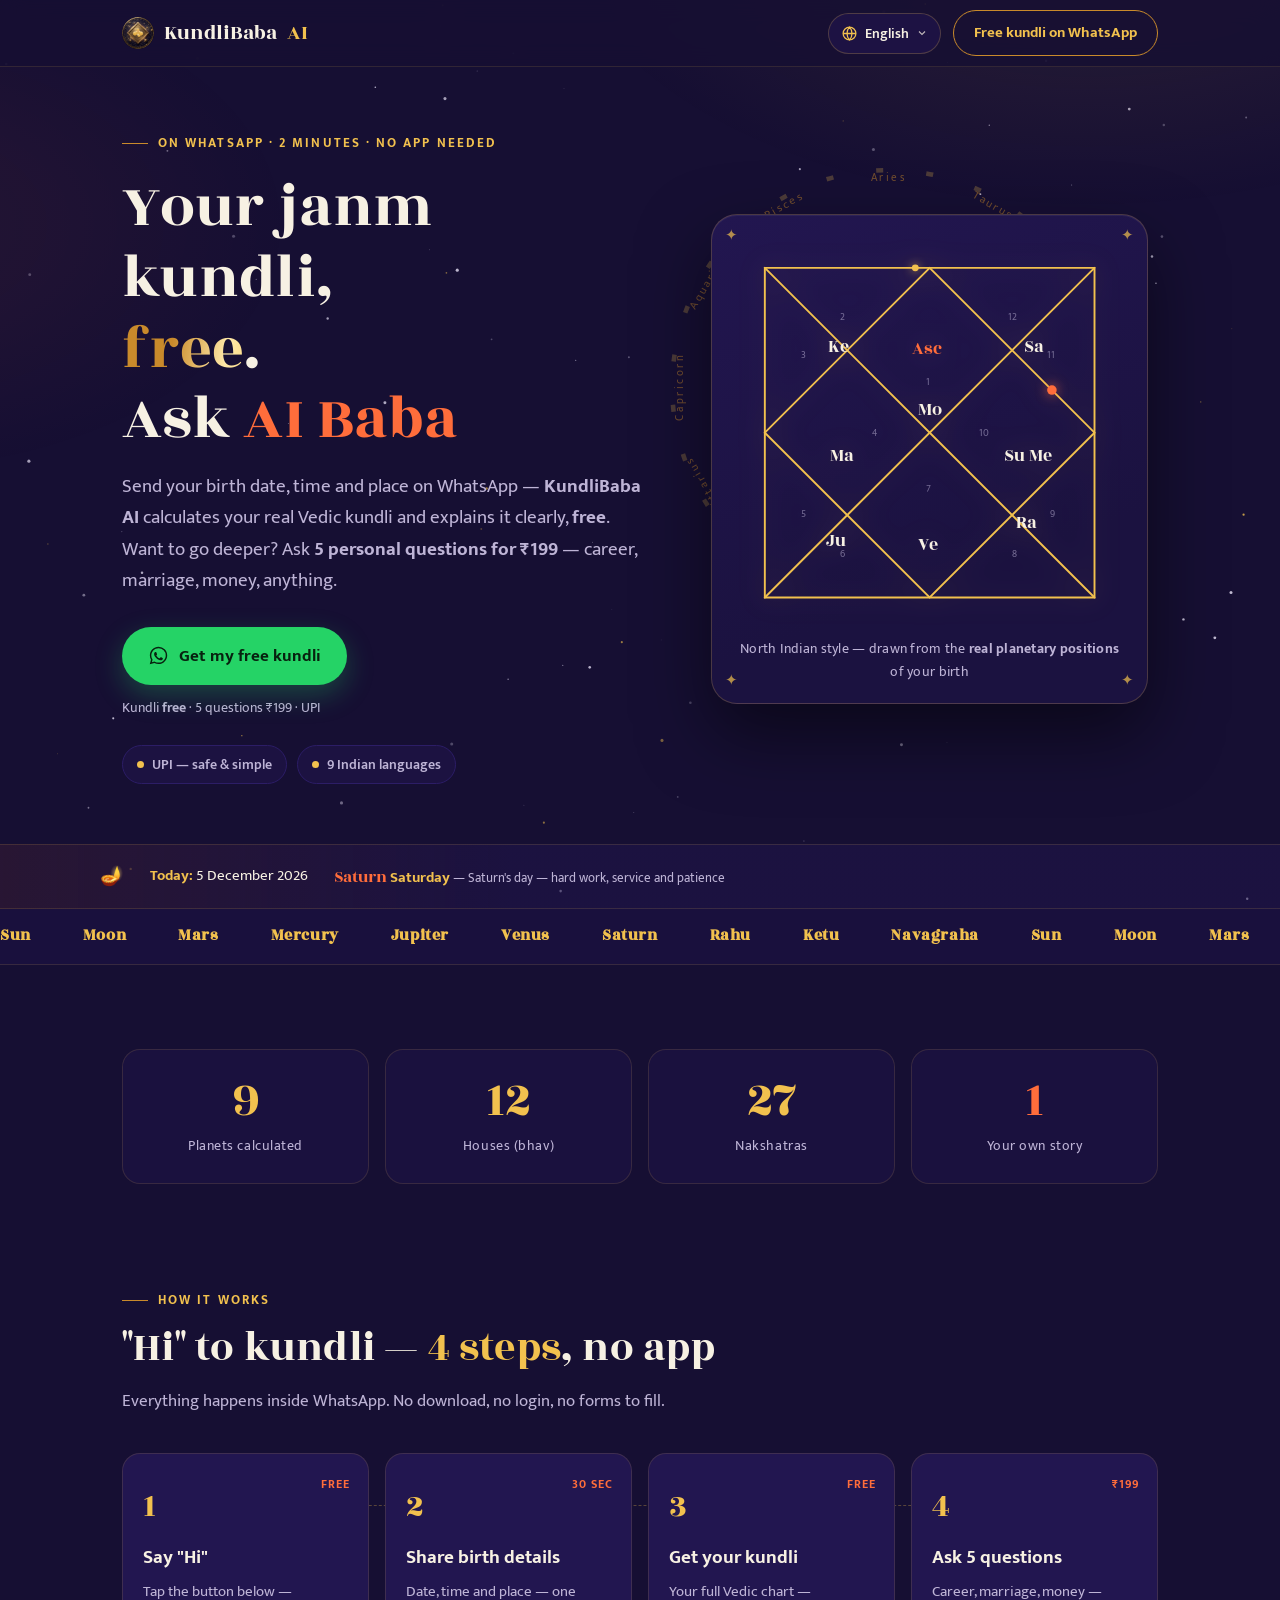
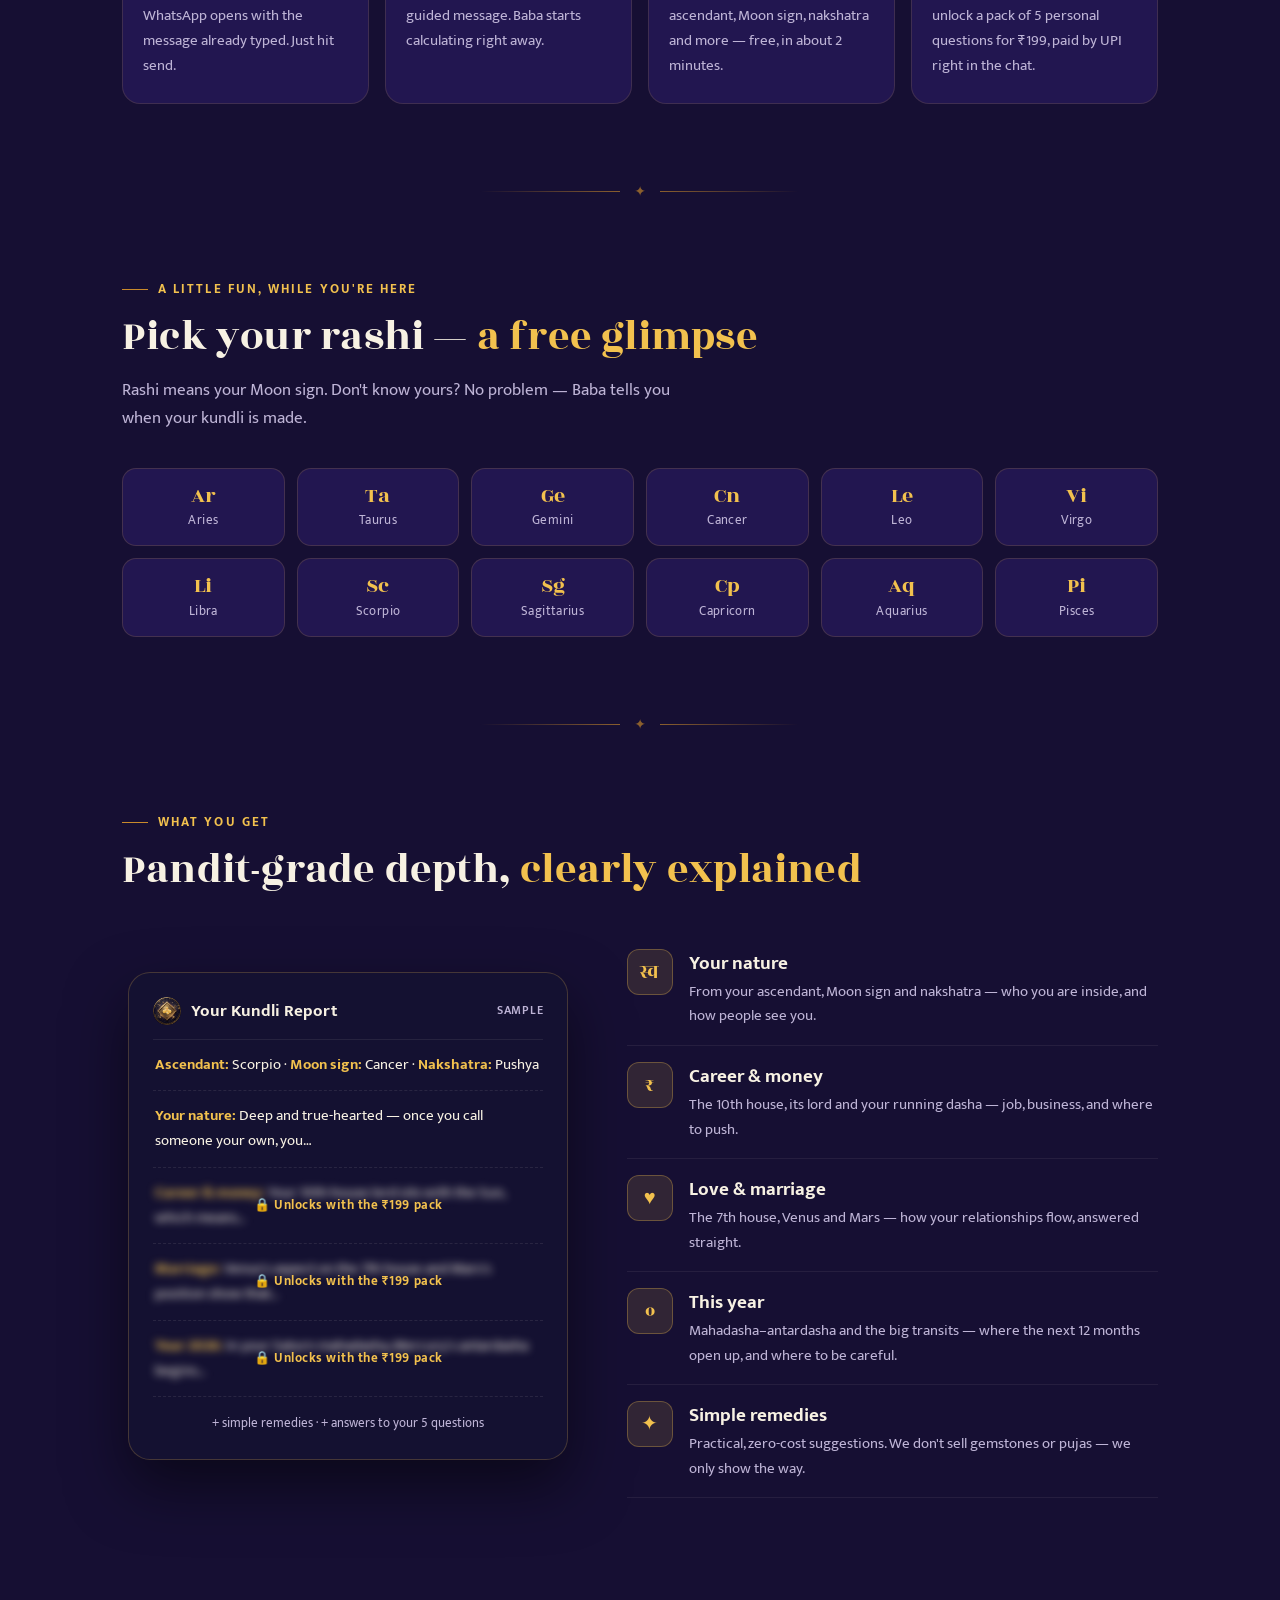
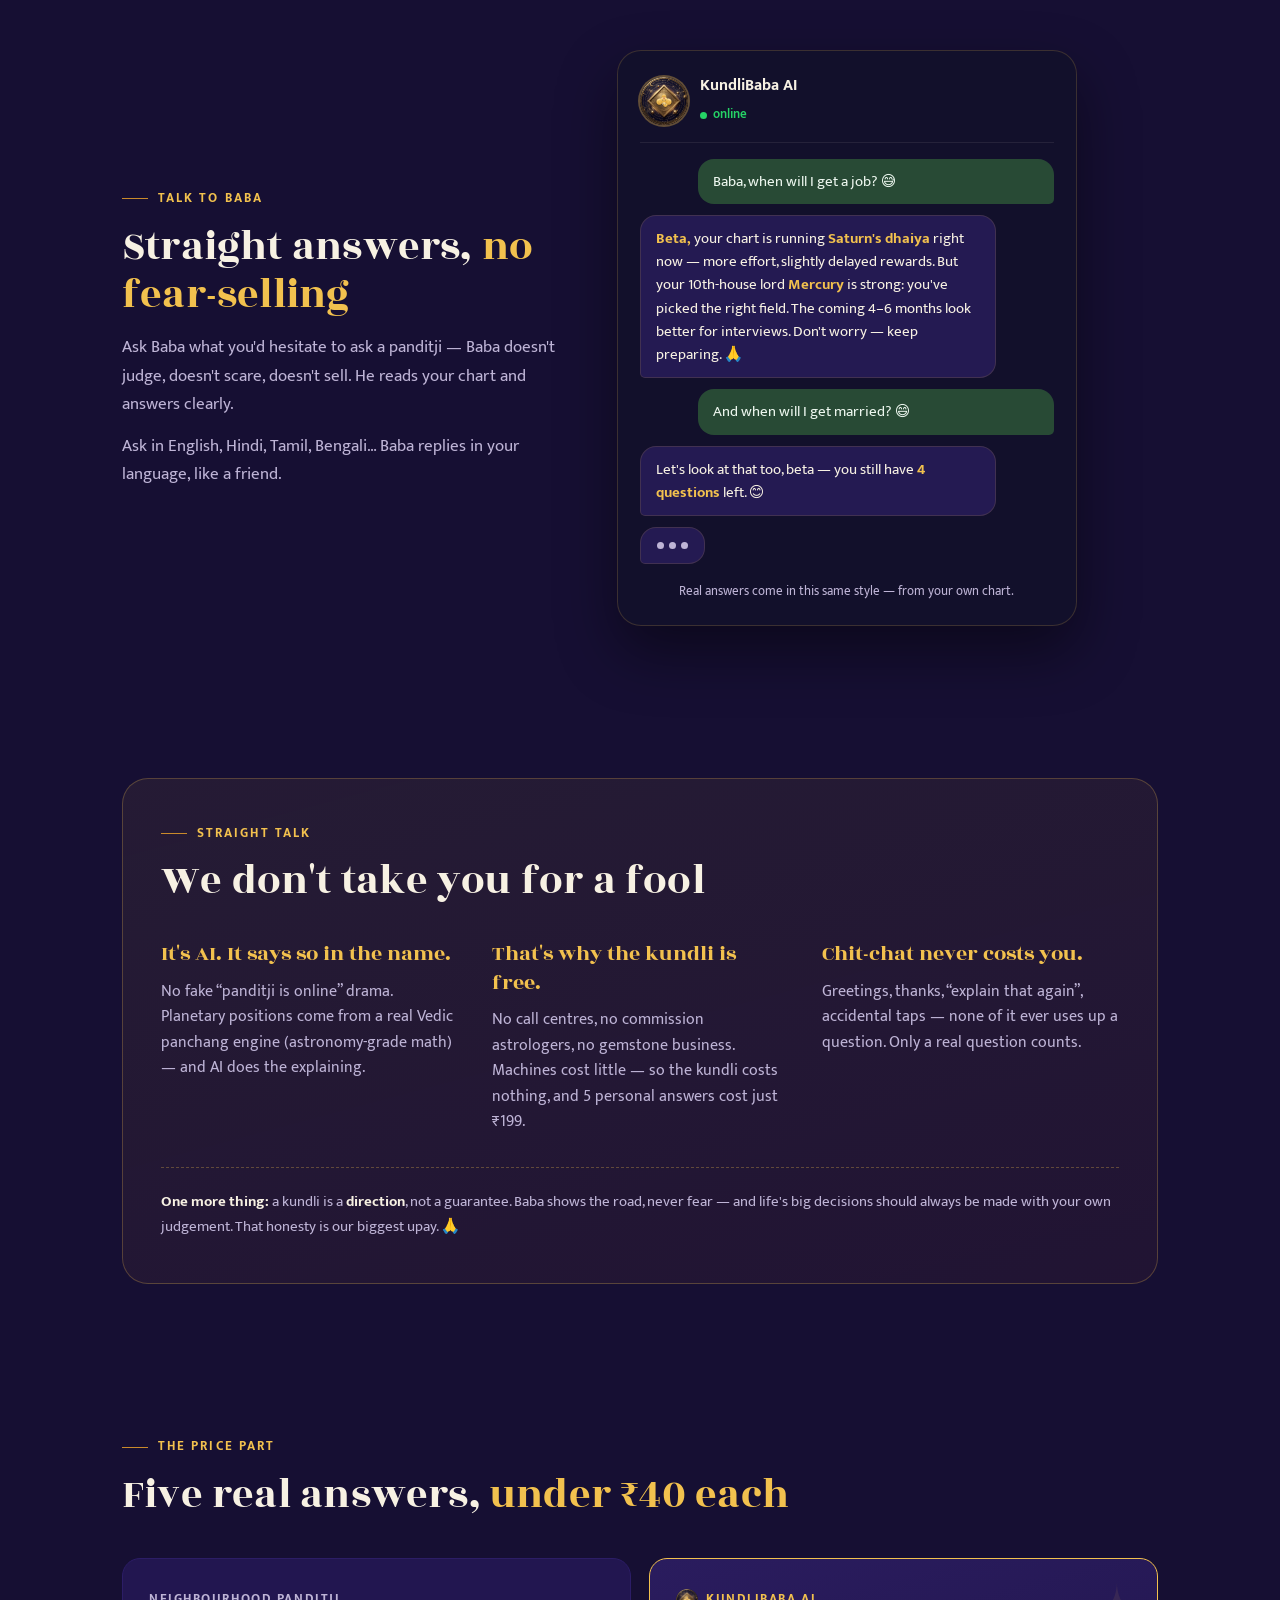
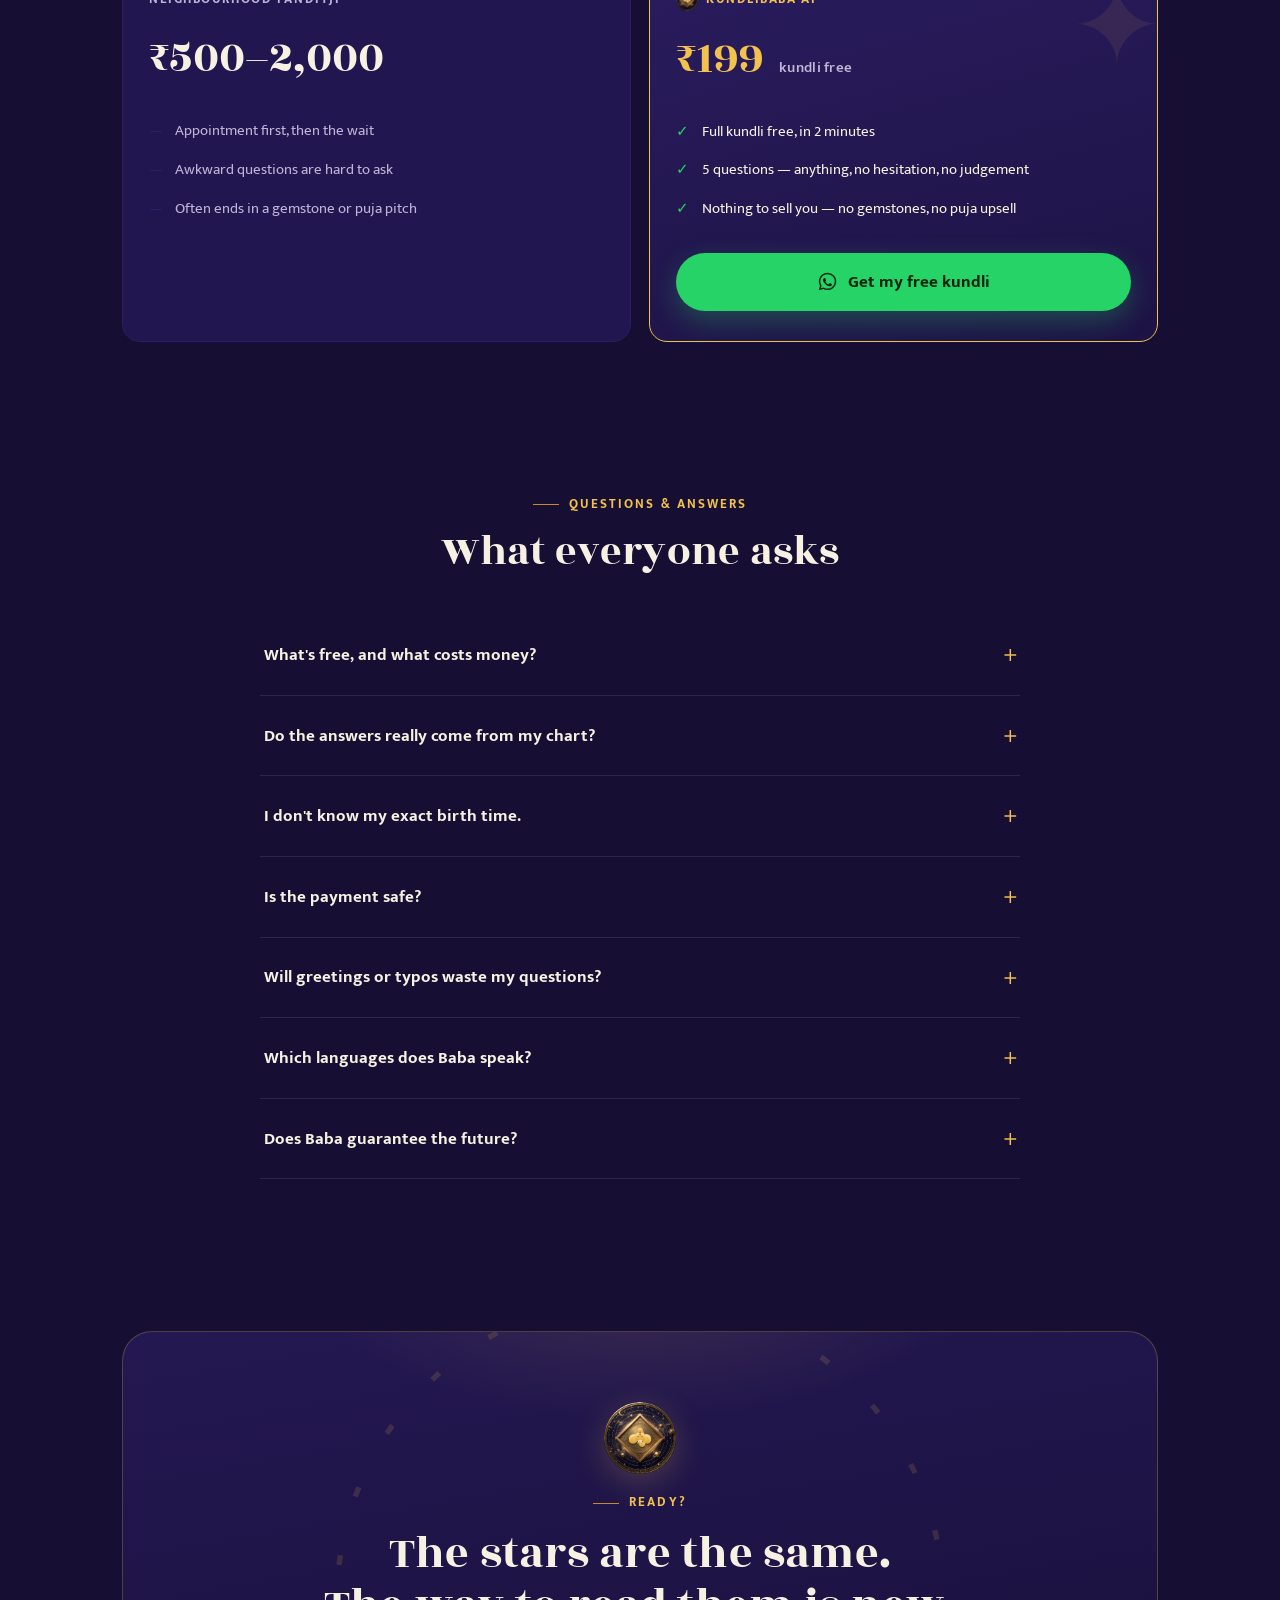
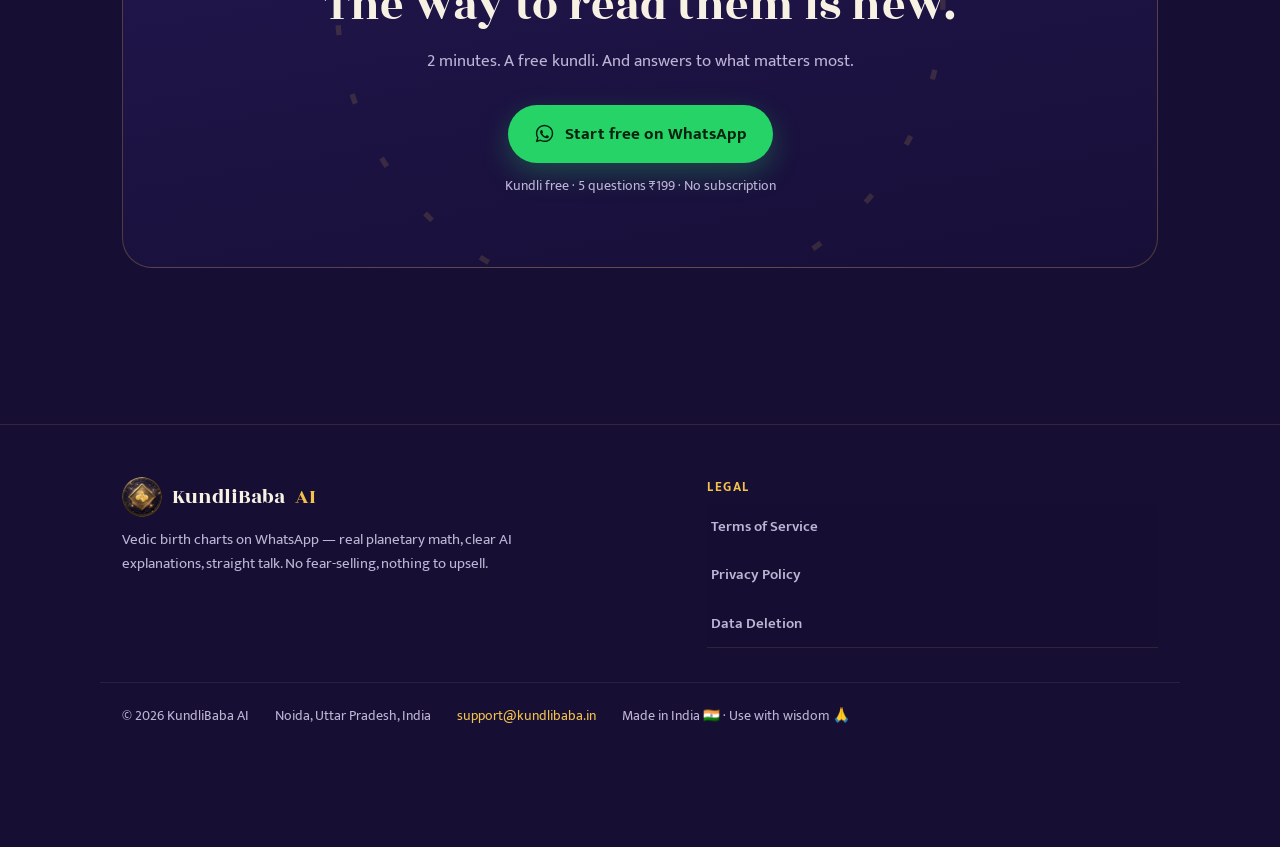
<file: index.html>
<!DOCTYPE html>
<html lang="en">
<head>
<meta charset="UTF-8">
<meta name="viewport" content="width=device-width, initial-scale=1.0">
<title>KundliBaba AI — Free Vedic Kundli on WhatsApp in 2 Minutes | 9 Indian Languages</title>
<meta name="description" content="Get your real Vedic janm kundli free on WhatsApp in 2 minutes — accurate planetary math, clear AI explanations in English, Hindi & 7 more Indian languages. Then ask 5 personal questions for just ₹199 via UPI.">
<meta property="og:title" content="KundliBaba AI — Free kundli on WhatsApp, 2 minutes">
<meta property="og:description" content="Send 'Hi' on WhatsApp. Share birth details. Get your full Vedic kundli free. Ask 5 personal questions for ₹199 via UPI. Available in 9 Indian languages.">
<meta property="og:type" content="website">
<meta property="og:url" content="https://kundlibaba.in">
<meta property="og:site_name" content="KundliBaba AI">
<meta property="og:image" content="https://kundlibaba.in/logo/icon-1024.png?v=6">
<meta property="og:image:width" content="1024">
<meta property="og:image:height" content="1024">
<meta property="og:image:alt" content="KundliBaba AI — celestial brand mark">
<meta name="twitter:card" content="summary">
<meta name="twitter:title" content="KundliBaba AI — Free kundli on WhatsApp, 2 minutes">
<meta name="twitter:description" content="Send 'Hi' on WhatsApp. Get your full Vedic kundli free. 5 personal questions for ₹199 via UPI. 9 Indian languages.">
<meta name="twitter:image" content="https://kundlibaba.in/logo/icon-1024.png?v=6">
<link rel="shortcut icon" href="logo/favicon-32.png?v=6">
<meta name="msapplication-TileImage" content="logo/icon-512.png?v=6">
<meta name="msapplication-TileColor" content="#160F33">
<link rel="manifest" href="site.webmanifest?v=6">
<link rel="icon" href="logo/icon-192.png?v=6" type="image/png" sizes="192x192">
<link rel="icon" href="logo/favicon-16.png?v=6" type="image/png" sizes="16x16">
<link rel="icon" href="logo/favicon-32.png?v=6" type="image/png" sizes="32x32">
<link rel="icon" href="logo/favicon-48.png?v=6" type="image/png" sizes="48x48">
<link rel="icon" href="logo/icon-64.png?v=6" type="image/png" sizes="64x64">
<link rel="icon" href="logo/icon-192.png?v=6" type="image/png" sizes="192x192">
<link rel="apple-touch-icon" href="logo/icon-180.png?v=6" sizes="180x180">
<link rel="apple-touch-icon" href="logo/dp-circle-640.png?v=6" sizes="640x640">
<script type="application/ld+json">{"@context":"https://schema.org","@type":"Organization","name":"KundliBaba AI","url":"https://kundlibaba.in","logo":"https://kundlibaba.in/logo/icon-1024.png?v=6","description":"Vedic janm kundli on WhatsApp — real planetary math, clear AI explanations in 9 Indian languages. Free kundli; 5 personal questions for ₹199.","contactPoint":{"@type":"ContactPoint","email":"support@kundlibaba.in","contactType":"customer support"}}</script>
<link rel="preconnect" href="https://fonts.googleapis.com">
<link rel="preconnect" href="https://fonts.gstatic.com" crossorigin>
<link href="https://fonts.googleapis.com/css2?family=Rozha+One&family=Mukta:wght@400;500;600;700&family=Noto+Sans+Devanagari:wght@400;600;700&family=Noto+Sans+Gurmukhi:wght@400;600;700&family=Noto+Sans+Gujarati:wght@400;600;700&family=Noto+Sans+Bengali:wght@400;600;700&family=Noto+Sans+Tamil:wght@400;600;700&family=Noto+Sans+Telugu:wght@400;600;700&display=swap" rel="stylesheet">
<style>
/* ================= KundliBaba AI — v3 tokens ================= */
:root{
  --raat:#160F33;--raat-2:#221650;--raat-3:#2C1D66;
  --gold:#F2C14E;--gold-deep:#C98A2B;--sindoor:#FF6D3B;
  --chaand:#F7F1E3;--chaand-dim:#BEB4D6;
  --wa:#25D366;--wa-deep:#1FAF54;
  --maxw:1080px;--radius:18px;
  --indic:'Noto Sans Devanagari','Noto Sans Gurmukhi','Noto Sans Gujarati','Noto Sans Bengali','Noto Sans Tamil','Noto Sans Telugu';
}
*{margin:0;padding:0;box-sizing:border-box}
html{scroll-behavior:smooth}
body{background:var(--raat);color:var(--chaand);font-family:'Mukta',var(--indic),system-ui,-apple-system,'Segoe UI',sans-serif;font-size:17px;line-height:1.65;overflow-x:hidden}
body::before{content:"";position:fixed;inset:0;pointer-events:none;z-index:1;
  background:radial-gradient(900px 500px at 85% -10%, rgba(242,193,78,.10), transparent 60%),
             radial-gradient(700px 420px at -10% 25%, rgba(255,109,59,.07), transparent 60%);}
::selection{background:var(--gold);color:var(--raat)}
img,svg{display:block;max-width:100%}
a{color:inherit}
#stars{position:fixed;inset:0;z-index:0;pointer-events:none}
.wrap{max-width:var(--maxw);margin:0 auto;padding:0 22px;position:relative;z-index:2}
.section{padding:76px 0;position:relative;z-index:2}
.eyebrow{font-size:13px;font-weight:700;letter-spacing:.16em;text-transform:uppercase;color:var(--gold);display:flex;align-items:center;gap:10px}
.eyebrow::before{content:"";width:26px;height:1px;background:var(--gold-deep)}
h1,h2{font-family:'Rozha One',var(--indic),Georgia,serif;font-weight:400;line-height:1.14;letter-spacing:.005em}
h2{font-size:clamp(28px,4.6vw,42px);margin:14px 0 14px}
.lead{color:var(--chaand-dim);max-width:56ch}
.gold-shimmer{background:linear-gradient(100deg,var(--gold-deep) 20%,#FFE9A8 40%,var(--gold) 60%,var(--gold-deep) 80%);background-size:220% 100%;-webkit-background-clip:text;background-clip:text;color:transparent;animation:shimmer 4.2s linear infinite}
@keyframes shimmer{to{background-position:-220% 0}}
.divider{display:flex;justify-content:center;align-items:center;gap:14px;color:var(--gold-deep);opacity:.65;font-size:14px}
.divider::before,.divider::after{content:"";height:1px;width:min(140px,24vw);background:linear-gradient(90deg,transparent,var(--gold-deep));}
.divider::after{background:linear-gradient(90deg,var(--gold-deep),transparent)}

/* progress bar */
#progress{position:fixed;top:0;left:0;height:3px;width:100%;background:linear-gradient(90deg,var(--gold),var(--sindoor));transform-origin:0 50%;transform:scaleX(0);z-index:70}

/* ---------- buttons ---------- */
.btn{display:inline-flex;align-items:center;justify-content:center;gap:10px;font-family:'Mukta',var(--indic),sans-serif;font-weight:700;font-size:17px;padding:15px 26px;border-radius:999px;text-decoration:none;transition:transform .15s ease,box-shadow .15s ease,background .15s ease;cursor:pointer;border:0;position:relative;overflow:hidden}
.btn:focus-visible{outline:3px solid var(--gold);outline-offset:3px}
.btn-wa{background:var(--wa);color:#07220F;box-shadow:0 10px 28px rgba(37,211,102,.28)}
.btn-wa::after{content:"";position:absolute;top:0;left:-80%;width:50%;height:100%;background:linear-gradient(100deg,transparent,rgba(255,255,255,.5),transparent);transform:skewX(-20deg);transition:left .55s ease}
.btn-wa:hover::after{left:130%}
.btn-wa:hover{transform:translateY(-2px);background:#2BE271;box-shadow:0 14px 34px rgba(37,211,102,.36)}
.btn-wa svg{width:21px;height:21px;flex:none}
.btn-ghost{background:transparent;color:var(--gold);border:1.5px solid var(--gold-deep);font-size:15px;padding:10px 20px}
.btn-ghost:hover{background:rgba(242,193,78,.08)}
.btn-note{font-size:13.5px;color:var(--chaand-dim);margin-top:12px}

/* ---------- nav ---------- */
nav{position:sticky;top:0;z-index:50;background:rgba(22,15,51,.82);backdrop-filter:blur(12px);border-bottom:1px solid rgba(242,193,78,.12)}
.nav-in{display:flex;align-items:center;justify-content:space-between;height:66px;gap:12px}
.logo{display:flex;align-items:center;gap:10px;text-decoration:none;font-family:'Rozha One',serif;font-size:21px;color:var(--chaand);flex:none}
.logo b{color:var(--gold);font-weight:400}
.logo-mark,.brand-mark{width:32px;height:32px;flex:none;border-radius:50%;object-fit:cover}
.brand-mark-lg{width:40px;height:40px}
.brand-mark-xl{width:72px;height:72px;box-shadow:0 8px 32px rgba(242,193,78,.22)}
.preview-head .brand-icon{width:28px;height:28px;border-radius:50%;object-fit:cover;flex:none}
.sticky-brand{width:38px;height:38px;border-radius:50%;object-fit:cover;flex:none}
.nav-right{display:flex;align-items:center;gap:12px}

/* ---------- language switcher ---------- */
.lang-switch{position:relative}
.lang-btn{display:inline-flex;align-items:center;gap:7px;background:rgba(34,22,80,.6);border:1px solid rgba(242,193,78,.24);color:var(--chaand);font-family:'Mukta',var(--indic),sans-serif;font-size:14px;font-weight:600;padding:8px 12px;border-radius:999px;cursor:pointer;transition:border-color .15s,background .15s;white-space:nowrap}
.lang-btn:hover{border-color:rgba(242,193,78,.5);background:rgba(34,22,80,.9)}
.lang-btn:focus-visible{outline:3px solid var(--gold);outline-offset:2px}
.lang-btn .globe{width:17px;height:17px;flex:none;color:var(--gold)}
.lang-btn .chev{width:12px;height:12px;flex:none;opacity:.75;transition:transform .2s}
.lang-switch.open .lang-btn .chev{transform:rotate(180deg)}
.lang-menu{position:absolute;top:calc(100% + 8px);right:0;min-width:172px;background:#1B1240;border:1px solid rgba(242,193,78,.25);border-radius:14px;box-shadow:0 20px 46px rgba(0,0,0,.55);padding:6px;list-style:none;margin:0;opacity:0;visibility:hidden;transform:translateY(-6px);transition:opacity .18s,transform .18s,visibility .18s;z-index:80;max-height:74vh;overflow-y:auto}
.lang-switch.open .lang-menu{opacity:1;visibility:visible;transform:none}
.lang-menu li{padding:10px 14px;border-radius:9px;font-size:15px;cursor:pointer;color:var(--chaand-dim);transition:background .14s,color .14s;display:flex;align-items:center;justify-content:space-between;gap:12px;font-family:'Mukta',var(--indic),sans-serif}
.lang-menu li:hover{background:rgba(242,193,78,.1);color:var(--chaand)}
.lang-menu li[aria-selected="true"]{color:var(--gold);font-weight:700}
.lang-menu li[aria-selected="true"]::after{content:"✓";color:var(--gold);font-size:13px}
.lang-menu li:focus-visible{outline:2px solid var(--gold);outline-offset:-2px}

/* ---------- hero ---------- */
.hero{padding:66px 0 60px;position:relative;z-index:2}
.hero-grid{display:grid;grid-template-columns:1.12fr .98fr;gap:56px;align-items:center}
.hero h1{font-size:clamp(38px,6vw,62px);margin:18px 0 16px}
.hero h1 .accent{color:var(--sindoor)}
.hero h1 .line{display:block;opacity:0;transform:translateY(26px);animation:rise .8s cubic-bezier(.2,.7,.2,1) forwards}
.hero h1 .line:nth-child(2){animation-delay:.14s}
.hero h1 .line:nth-child(3){animation-delay:.28s}
.hero .lead,.hero .cta-block{opacity:0;transform:translateY(22px);animation:rise .8s .42s cubic-bezier(.2,.7,.2,1) forwards}
.hero .cta-block{animation-delay:.56s}
@keyframes rise{to{opacity:1;transform:none}}
.hero .lead{font-size:clamp(17px,2vw,19px);margin-bottom:30px}
.chips{display:flex;flex-wrap:wrap;gap:10px;margin-top:26px}
.chip{display:inline-flex;align-items:center;gap:8px;font-size:14px;font-weight:600;color:var(--chaand-dim);border:1px solid var(--raat-3);border-radius:999px;padding:7px 14px;background:rgba(34,22,80,.5)}
.chip i{width:7px;height:7px;border-radius:50%;background:var(--gold);flex:none}

/* ---------- kundli + mandala (signature) ---------- */
.chart-holder{position:relative;padding:10px;perspective:1100px}
.mandala{position:absolute;inset:-9%;z-index:0;opacity:.5;animation:spin 90s linear infinite;pointer-events:none}
.mandala text{font-family:'Mukta',sans-serif;font-size:15px;letter-spacing:.22em;fill:var(--gold-deep)}
.mandala .ticks{fill:none;stroke:rgba(242,193,78,.5);stroke-width:6;stroke-dasharray:.14 .86}
@keyframes spin{to{transform:rotate(360deg)}}
.chart-frame{position:relative;z-index:1;background:linear-gradient(160deg,var(--raat-2),#1B1240 70%);border:1px solid rgba(242,193,78,.22);border-radius:26px;padding:26px 26px 20px;box-shadow:0 30px 70px rgba(0,0,0,.5),inset 0 1px 0 rgba(247,241,227,.06);transition:transform .18s ease;will-change:transform}
.corner{position:absolute;font-family:'Rozha One',serif;color:var(--gold);opacity:.7;font-size:15px}
.corner.c1{top:9px;left:13px}.corner.c2{top:9px;right:13px}.corner.c3{bottom:9px;left:13px}.corner.c4{bottom:9px;right:13px}
.chart-frame figcaption{text-align:center;font-size:13.5px;color:var(--chaand-dim);margin-top:14px;letter-spacing:.02em}
#kundli{width:100%;height:auto;filter:drop-shadow(0 0 14px rgba(242,193,78,.22))}
#kundli .line{fill:none;stroke:var(--gold);stroke-width:2;stroke-linecap:round;stroke-dasharray:1;stroke-dashoffset:1}
#kundli .graha{font-family:'Rozha One',serif;font-size:19px;fill:var(--chaand);opacity:0;transition:opacity .8s ease}
#kundli .graha.accent{fill:var(--sindoor)}
#kundli .housenum{font-family:'Mukta',sans-serif;font-size:10px;fill:rgba(190,180,214,.55);opacity:0;transition:opacity 1s ease .2s}
#kundli .orbiter{filter:drop-shadow(0 0 6px rgba(255,109,59,.8))}
#kundli .orbiter2{filter:drop-shadow(0 0 5px rgba(242,193,78,.8))}
.drawn #kundli .line{animation:draw 1.6s ease forwards}
.drawn #kundli .line:nth-of-type(2){animation-delay:.25s}
.drawn #kundli .line:nth-of-type(3){animation-delay:.5s}
.drawn #kundli .line:nth-of-type(4){animation-delay:.75s}
.drawn #kundli .graha,.drawn #kundli .housenum{opacity:1}
@keyframes draw{to{stroke-dashoffset:0}}

/* ---------- aaj ka din ---------- */
.aaj{border-top:1px solid rgba(242,193,78,.14);border-bottom:1px solid rgba(242,193,78,.14);background:linear-gradient(90deg,rgba(255,109,59,.08),rgba(34,22,80,.45) 40%);position:relative;z-index:2}
.aaj-in{display:flex;flex-wrap:wrap;align-items:center;gap:10px 26px;padding:16px 0;font-size:15px}
.aaj .diya{font-size:19px}
.aaj b{color:var(--gold)}
.aaj .dev{font-family:'Rozha One',var(--indic),serif;color:var(--sindoor);font-size:17px}
.aaj small{color:var(--chaand-dim)}

/* ---------- ticker ---------- */
.ticker{border-bottom:1px solid rgba(242,193,78,.14);overflow:hidden;padding:14px 0;background:rgba(34,22,80,.35);position:relative;z-index:2}
.ticker-track{display:flex;gap:44px;white-space:nowrap;width:max-content;animation:tick 42s linear infinite}
.ticker span{font-size:15px;color:var(--chaand-dim);letter-spacing:.04em}
.ticker b{color:var(--gold);font-weight:600;font-family:'Rozha One',var(--indic),serif;margin-right:8px;font-size:16px}
@keyframes tick{to{transform:translateX(-50%)}}

/* ---------- honest stats ---------- */
.stats{display:grid;grid-template-columns:repeat(4,1fr);gap:16px;margin-top:8px}
.stat{text-align:center;padding:26px 10px;border:1px solid rgba(242,193,78,.14);border-radius:var(--radius);background:rgba(34,22,80,.4)}
.stat .num{font-family:'Rozha One',serif;font-size:clamp(34px,5vw,50px);color:var(--gold);line-height:1}
.stat .lbl{font-size:14px;color:var(--chaand-dim);margin-top:8px;letter-spacing:.04em}
.stat.you .num{color:var(--sindoor)}

/* ---------- steps ---------- */
.steps{display:grid;grid-template-columns:repeat(4,1fr);gap:16px;margin-top:38px;counter-reset:step;position:relative}
.steps::before{content:"";position:absolute;top:52px;left:6%;right:6%;border-top:1.5px dashed rgba(242,193,78,.3)}
.step{background:var(--raat-2);border:1px solid rgba(242,193,78,.14);border-radius:var(--radius);padding:24px 20px;position:relative;transition:transform .2s ease,border-color .2s ease}
.step:hover{transform:translateY(-5px);border-color:rgba(242,193,78,.4)}
.step::before{counter-increment:step;content:counter(step);font-family:'Rozha One',serif;font-size:34px;color:var(--gold);display:block;margin-bottom:8px}
.step h3{font-size:19px;margin-bottom:6px;font-weight:700}
.step p{font-size:15px;color:var(--chaand-dim)}
.step .tag{position:absolute;top:22px;right:18px;font-size:11.5px;font-weight:700;letter-spacing:.08em;color:var(--sindoor);text-transform:uppercase}

/* ---------- rashi picker ---------- */
.rashi-grid{display:grid;grid-template-columns:repeat(6,1fr);gap:12px;margin-top:36px}
.rashi-chip{background:var(--raat-2);border:1px solid rgba(242,193,78,.16);border-radius:14px;padding:14px 8px;text-align:center;cursor:pointer;transition:transform .18s ease,border-color .18s ease,background .18s ease;font-family:'Mukta',var(--indic),sans-serif;color:var(--chaand)}
.rashi-chip .rs{font-family:'Rozha One',var(--indic),serif;font-size:22px;color:var(--gold);display:block;line-height:1.2}
.rashi-chip small{font-size:12.5px;color:var(--chaand-dim);letter-spacing:.03em}
.rashi-chip:hover{transform:translateY(-3px);border-color:rgba(242,193,78,.45)}
.rashi-chip.active{background:linear-gradient(165deg,#2A1C5E,#1D1345);border-color:var(--gold);box-shadow:0 12px 30px rgba(0,0,0,.35)}
.rashi-chip:focus-visible{outline:3px solid var(--gold);outline-offset:2px}
.rashi-out{margin-top:22px;border:1px solid rgba(242,193,78,.3);border-radius:var(--radius);background:linear-gradient(165deg,rgba(242,193,78,.08),rgba(34,22,80,.5));padding:26px 26px;display:none;animation:rise .5s ease}
.rashi-out.show{display:block}
.rashi-out h3{font-family:'Rozha One',var(--indic),serif;font-weight:400;font-size:24px;color:var(--gold);margin-bottom:8px}
.rashi-out p{color:var(--chaand)}
.rashi-out .hint{margin-top:14px;font-size:14px;color:var(--chaand-dim);border-top:1px dashed rgba(242,193,78,.3);padding-top:14px}

/* ---------- report: preview + list ---------- */
.report-grid{display:grid;grid-template-columns:.92fr 1.08fr;gap:52px;align-items:center;margin-top:38px}
.preview{background:#141131;border:1px solid rgba(242,193,78,.22);border-radius:22px;padding:24px;box-shadow:0 26px 60px rgba(0,0,0,.5);max-width:440px;width:100%;margin:0 auto}
.preview-head{display:flex;align-items:center;gap:10px;font-weight:700;padding-bottom:14px;border-bottom:1px solid rgba(247,241,227,.08)}
.preview-head small{margin-left:auto;font-weight:600;font-size:12px;color:var(--chaand-dim);letter-spacing:.06em}
.prow{padding:13px 2px;border-bottom:1px dashed rgba(247,241,227,.09);font-size:15px}
.prow b{color:var(--gold)}
.prow.locked{position:relative}
.prow.locked .txt{filter:blur(4.5px);user-select:none}
.prow.locked .lock-label{position:absolute;inset:0;display:flex;align-items:center;justify-content:center;font-size:13px;font-weight:700;color:var(--gold);letter-spacing:.04em;text-align:center;padding:0 8px}
.preview-foot{padding-top:16px;text-align:center;font-size:13px;color:var(--chaand-dim)}
.rlist{list-style:none}
.rlist li{display:flex;gap:16px;padding:16px 0;border-bottom:1px solid rgba(247,241,227,.07)}
.rlist .glyph{width:46px;height:46px;flex:none;border-radius:12px;display:flex;align-items:center;justify-content:center;background:rgba(242,193,78,.12);border:1px solid rgba(242,193,78,.3);font-family:'Rozha One',var(--indic),serif;font-size:20px;color:var(--gold)}
.rlist h3{font-size:18.5px;font-weight:700}
.rlist p{font-size:15px;color:var(--chaand-dim)}

/* ---------- chat demo ---------- */
.chat-wrap{display:grid;grid-template-columns:.9fr 1.1fr;gap:52px;align-items:center}
.chat{background:#12102B;border:1px solid rgba(242,193,78,.18);border-radius:24px;padding:22px;box-shadow:0 26px 60px rgba(0,0,0,.45);max-width:460px;width:100%}
.chat-head{display:flex;align-items:center;gap:12px;padding-bottom:14px;border-bottom:1px solid rgba(247,241,227,.08);margin-bottom:16px}
.chat-head .avatar,.chat-head .brand-mark,.chat-head .chat-avatar{width:48px;height:48px;flex:none;border-radius:50%;object-fit:cover;box-shadow:0 0 0 2px rgba(242,193,78,.35)}
.chat-head b{display:block;font-size:16px}
.chat-head small{color:var(--wa);font-size:12.5px;font-weight:600;display:inline-flex;align-items:center;gap:6px}
.chat-head small::before{content:"";width:7px;height:7px;border-radius:50%;background:var(--wa);animation:pulse 1.8s ease infinite}
@keyframes pulse{50%{opacity:.35}}
.bubble{max-width:86%;padding:11px 15px;border-radius:16px;font-size:15px;line-height:1.55;margin-bottom:11px}
.from-user{background:#284A35;color:#EDF7EF;margin-left:auto;border-bottom-right-radius:5px}
.from-baba{background:#241A52;color:var(--chaand);border:1px solid rgba(242,193,78,.14);border-bottom-left-radius:5px}
.from-baba b{color:var(--gold);font-weight:700}
.typing{display:inline-flex;gap:5px;padding:14px 16px}
.typing i{width:7px;height:7px;border-radius:50%;background:var(--chaand-dim);animation:bounce 1.2s ease infinite}
.typing i:nth-child(2){animation-delay:.15s}.typing i:nth-child(3){animation-delay:.3s}
@keyframes bounce{30%{transform:translateY(-5px);opacity:1}60%{transform:none;opacity:.5}}
.chat-note{text-align:center;font-size:13px;color:var(--chaand-dim);margin-top:6px}

/* ---------- seedhi baat ---------- */
.truth{border:1px solid rgba(242,193,78,.25);border-radius:26px;background:linear-gradient(165deg,rgba(242,193,78,.07),rgba(255,109,59,.05));padding:44px 38px}
.truth-grid{display:grid;grid-template-columns:repeat(3,1fr);gap:34px;margin-top:34px}
.truth-item h3{font-family:'Rozha One',var(--indic),serif;font-weight:400;font-size:22px;color:var(--gold);margin-bottom:10px;line-height:1.3}
.truth-item p{font-size:15.5px;color:var(--chaand-dim)}
.truth-foot{margin-top:32px;padding-top:22px;border-top:1px dashed rgba(242,193,78,.3);font-size:15px;color:var(--chaand-dim)}
.truth-foot b{color:var(--chaand)}

/* ---------- compare ---------- */
.compare{display:grid;grid-template-columns:1fr 1fr;gap:18px;margin-top:38px;align-items:stretch}
.price-card{border-radius:var(--radius);padding:30px 26px;border:1px solid var(--raat-3);background:var(--raat-2)}
.price-card.hero-price{border:1.5px solid var(--gold);background:linear-gradient(165deg,#2A1C5E,#1D1345);position:relative;overflow:hidden}
.price-card.hero-price::after{content:"✦";position:absolute;right:-6px;top:-18px;font-size:110px;color:rgba(242,193,78,.09)}
.price-card .who{font-size:13px;font-weight:700;letter-spacing:.12em;text-transform:uppercase;color:var(--chaand-dim);display:flex;align-items:center;gap:8px}
.price-card .who .brand-icon{width:22px;height:22px;border-radius:50%;object-fit:cover;flex:none}
.hero-price .who{color:var(--gold)}
.price-card .amount{font-family:'Rozha One',var(--indic),serif;font-size:clamp(34px,4.5vw,46px);margin:10px 0 4px}
.hero-price .amount{color:var(--gold)}
.price-card .amount .amount-sub{font-family:'Mukta',var(--indic),sans-serif;font-size:15px;color:var(--chaand-dim);font-weight:600;letter-spacing:.02em;margin-left:6px}
.price-card ul{list-style:none;margin-top:16px}
.price-card li{font-size:15px;color:var(--chaand-dim);padding:7px 0 7px 26px;position:relative}
.price-card li::before{content:"—";position:absolute;left:0;color:var(--raat-3)}
.hero-price li::before{content:"✓";color:var(--wa)}
.hero-price li{color:var(--chaand)}

/* ---------- FAQ ---------- */
.faq{max-width:760px;margin:38px auto 0}
details{border-bottom:1px solid rgba(247,241,227,.1)}
summary{cursor:pointer;list-style:none;display:flex;justify-content:space-between;align-items:center;gap:18px;padding:20px 4px;font-weight:700;font-size:17px}
summary::-webkit-details-marker{display:none}
summary::after{content:"+";font-family:'Rozha One',serif;font-size:24px;color:var(--gold);transition:transform .25s ease;flex:none}
details[open] summary::after{transform:rotate(45deg)}
details .ans{padding:0 4px 22px;color:var(--chaand-dim);font-size:15.5px;max-width:64ch}
summary:focus-visible{outline:3px solid var(--gold);outline-offset:2px;border-radius:6px}

/* ---------- final ---------- */
.final{text-align:center;border-radius:30px;padding:70px 30px;position:relative;overflow:hidden;background:radial-gradient(520px 280px at 50% -20%,rgba(242,193,78,.16),transparent 70%),linear-gradient(170deg,#241852,#170F38);border:1px solid rgba(242,193,78,.25)}
.final .ring{position:absolute;inset:auto;left:50%;top:50%;width:640px;height:640px;transform:translate(-50%,-50%);opacity:.14;animation:spin 120s linear infinite;pointer-events:none}
.final .brand-mark-xl{margin:0 auto 18px;position:relative}
.final h2{font-size:clamp(30px,5vw,46px);position:relative}
.final .lead{margin:12px auto 30px;position:relative}
.final .btn,.final .btn-note{position:relative}

/* ---------- footer ---------- */
footer{border-top:1px solid rgba(242,193,78,.14);padding:52px 0 120px;margin-top:80px;position:relative;z-index:2}
.foot-grid{display:grid;grid-template-columns:1.2fr 1fr;gap:44px}
.foot-brand .logo-mark{width:40px;height:40px}
.foot-brand p{color:var(--chaand-dim);font-size:14.5px;max-width:44ch;margin-top:12px}
.foot-legal nav{display:flex;flex-direction:column;gap:4px}
.foot-legal a{display:block;font-size:15px;font-weight:600;color:var(--chaand-dim);text-decoration:none;padding:10px 4px;transition:color .15s}
.foot-legal a:hover{color:var(--gold)}
.foot-legal .legal-label{font-size:13px;font-weight:700;letter-spacing:.12em;text-transform:uppercase;color:var(--gold);margin-bottom:6px}
.foot-meta{margin-top:34px;padding-top:22px;border-top:1px solid rgba(247,241,227,.08);display:flex;flex-wrap:wrap;gap:8px 26px;font-size:13.5px;color:var(--chaand-dim)}
.foot-meta a{color:var(--gold);text-decoration:none}
.foot-meta a:hover{text-decoration:underline}

/* ---------- sticky CTA ---------- */
.sticky-cta{position:fixed;left:0;right:0;bottom:0;z-index:60;padding:12px 16px calc(12px + env(safe-area-inset-bottom));background:rgba(18,12,42,.92);backdrop-filter:blur(14px);border-top:1px solid rgba(242,193,78,.2);display:none;transform:translateY(110%);transition:transform .35s ease}
.sticky-cta.show{transform:translateY(0)}
.sticky-in{display:flex;align-items:center;gap:14px;max-width:var(--maxw);margin:0 auto}
.sticky-in .price{font-family:'Rozha One',var(--indic),serif;font-size:24px;color:var(--gold);flex:none;line-height:1.05}
.sticky-in .price small{display:block;font-family:'Mukta',var(--indic),sans-serif;font-size:11px;color:var(--chaand-dim);letter-spacing:.04em}
.sticky-in .btn{flex:1;padding:13px 18px;font-size:16px}

/* ---------- reveal ---------- */
.reveal{opacity:0;transform:translateY(22px);transition:opacity .7s ease,transform .7s ease}
.reveal.in{opacity:1;transform:none}

/* ---------- responsive ---------- */
@media (max-width:900px){
  .section{padding:58px 0}
  .hero{padding:44px 0 40px}
  .hero-grid{grid-template-columns:1fr;gap:44px}
  .chart-holder{max-width:440px;margin:0 auto}
  .stats{grid-template-columns:repeat(2,1fr)}
  .steps{grid-template-columns:1fr 1fr}
  .steps::before{display:none}
  .rashi-grid{grid-template-columns:repeat(4,1fr)}
  .report-grid{grid-template-columns:1fr;gap:34px}
  .chat-wrap{grid-template-columns:1fr;gap:34px}
  .chat{margin:0 auto}
  .truth{padding:34px 24px}
  .truth-grid{grid-template-columns:1fr;gap:26px}
  .compare{grid-template-columns:1fr}
  .foot-grid{grid-template-columns:1fr}
  .sticky-cta{display:block}
  .nav-cta{display:none}
}
@media (max-width:520px){
  .steps{grid-template-columns:1fr}
  .rashi-grid{grid-template-columns:repeat(3,1fr)}
}
@media (max-width:360px){
  .lang-btn #langCurrent{display:none}
}
/* ---------- reduced motion ---------- */
@media (prefers-reduced-motion:reduce){
  html{scroll-behavior:auto}
  *{animation-duration:.001s!important;animation-iteration-count:1!important;transition:none!important}
  #kundli .line{stroke-dashoffset:0}
  #kundli .graha,#kundli .housenum{opacity:1}
  .hero h1 .line,.hero .lead,.hero .cta-block{opacity:1;transform:none}
  .reveal{opacity:1;transform:none}
  .mandala,.final .ring{animation:none}
}
</style>
</head>
<body>

<!-- ============================================================
     KundliBaba AI · kundlibaba.in · v4 "free kundli + ₹199 · 5 questions"
     ▸ Copy lives in i18n.js (9 languages). Default = English.
     ▸ Set WhatsApp number once below (const WA_NUMBER).
============================================================ -->

<canvas id="stars" aria-hidden="true"></canvas>
<div id="progress" aria-hidden="true"></div>

<nav>
  <div class="wrap nav-in">
    <a class="logo" href="#top" aria-label="KundliBaba AI home">
      <img class="logo-mark" src="logo/icon-192.png?v=6" width="32" height="32" alt="">
      KundliBaba <b>AI</b>
    </a>
    <div class="nav-right">
      <div class="lang-switch" id="langSwitch">
        <button class="lang-btn" id="langBtn" type="button" aria-haspopup="listbox" aria-expanded="false" aria-label="Choose language">
          <svg class="globe" viewBox="0 0 24 24" fill="none" stroke="currentColor" stroke-width="1.8" aria-hidden="true"><circle cx="12" cy="12" r="9"/><path d="M3 12h18M12 3c2.5 2.5 3.5 6 3.5 9S14.5 18.5 12 21C9.5 18.5 8.5 15 8.5 12S9.5 5.5 12 3Z"/></svg>
          <span id="langCurrent">English</span>
          <svg class="chev" viewBox="0 0 24 24" fill="none" stroke="currentColor" stroke-width="2.2" aria-hidden="true"><path d="M6 9l6 6 6-6"/></svg>
        </button>
        <ul class="lang-menu" id="langMenu" role="listbox" aria-label="Language"></ul>
      </div>
      <a class="btn btn-ghost nav-cta wa-link" href="#"><span data-i18n="navCta">Free kundli on WhatsApp</span></a>
    </div>
  </div>
</nav>

<!-- ================= HERO ================= -->
<header class="hero" id="top">
  <div class="wrap hero-grid">
    <div>
      <p class="eyebrow" data-i18n="heroEyebrow">On WhatsApp · 2 minutes · No app needed</p>
      <h1>
        <span class="line" data-i18n="heroL1">Your janm kundli,</span>
        <span class="line" data-i18n="heroL2"><span class="gold-shimmer">free</span>.</span>
        <span class="line" data-i18n="heroL3">Ask <span class="accent">AI Baba</span></span>
      </h1>
      <p class="lead" data-i18n="heroLead">Send your birth date, time and place on WhatsApp — <b>KundliBaba AI</b> calculates your real Vedic kundli and explains it clearly, <b>free</b>. Want to go deeper? Ask <b>5 personal questions for ₹199</b> — career, marriage, money, anything.</p>
      <div class="cta-block">
        <a class="btn btn-wa wa-link" href="#">
          <svg viewBox="0 0 24 24" fill="currentColor" aria-hidden="true"><path d="M12.04 2c-5.46 0-9.9 4.44-9.9 9.9 0 1.75.46 3.45 1.32 4.95L2 22l5.3-1.39a9.87 9.87 0 0 0 4.74 1.21h.01c5.46 0 9.9-4.44 9.9-9.9 0-2.65-1.03-5.14-2.9-7.01A9.83 9.83 0 0 0 12.04 2m0 1.67c2.2 0 4.27.86 5.82 2.42a8.18 8.18 0 0 1 2.41 5.82c0 4.54-3.7 8.23-8.24 8.23-1.48 0-2.93-.39-4.19-1.14l-.3-.18-3.12.82.83-3.04-.2-.31a8.2 8.2 0 0 1-1.26-4.38c0-4.54 3.7-8.24 8.25-8.24m-3.53 4.44c-.16 0-.43.06-.66.31-.22.25-.87.85-.87 2.07 0 1.22.89 2.4 1.01 2.57.12.16 1.75 2.67 4.23 3.74.59.26 1.05.41 1.41.52.59.19 1.13.16 1.56.1.47-.07 1.46-.6 1.67-1.18.2-.58.2-1.07.14-1.18-.06-.1-.22-.16-.47-.28-.25-.13-1.46-.72-1.69-.8-.22-.08-.39-.12-.55.12-.16.25-.63.8-.77.96-.14.17-.28.19-.53.06-.25-.12-1.05-.38-1.99-1.23-.74-.66-1.23-1.47-1.38-1.72-.14-.25-.01-.38.11-.51.11-.11.25-.29.37-.43.13-.15.17-.25.25-.42.08-.16.04-.31-.02-.43-.06-.13-.55-1.34-.76-1.84-.2-.48-.4-.42-.55-.42h-.51z"/></svg>
          <span data-i18n="heroCta">Get my free kundli</span>
        </a>
        <p class="btn-note" data-i18n="heroNote">Kundli <b>free</b> · 5 questions ₹199 · UPI</p>
        <div class="chips">
          <span class="chip"><i></i><span data-i18n="chipUpi">UPI — safe &amp; simple</span></span>
          <span class="chip"><i></i><span data-i18n="chipLangs">9 Indian languages</span></span>
        </div>
      </div>
    </div>

    <!-- signature: rotating rashi-mandala + self-drawing kundli with orbiting grahas -->
    <div class="chart-holder" id="chartHolder">
      <svg class="mandala" id="mandala" viewBox="0 0 600 600" aria-hidden="true">
        <circle class="ticks" cx="300" cy="300" r="284" pathLength="27"/>
      </svg>
      <figure class="chart-frame" id="chartFrame">
        <span class="corner c1">✦</span><span class="corner c2">✦</span><span class="corner c3">✦</span><span class="corner c4">✦</span>
        <svg id="kundli" viewBox="0 0 400 400" role="img" aria-label="North Indian style birth chart — 12 houses and nine planets">
          <path class="line" pathLength="1" d="M28 28 H372 V372 H28 Z"/>
          <path class="line" pathLength="1" d="M28 28 L372 372"/>
          <path class="line" pathLength="1" d="M372 28 L28 372"/>
          <path class="line" pathLength="1" d="M200 28 L372 200 L200 372 L28 200 Z"/>
          <text class="housenum" x="196" y="150">1</text>
          <text class="housenum" x="106" y="82">2</text>
          <text class="housenum" x="66" y="122">3</text>
          <text class="housenum" x="140" y="204">4</text>
          <text class="housenum" x="66" y="288">5</text>
          <text class="housenum" x="106" y="330">6</text>
          <text class="housenum" x="196" y="262">7</text>
          <text class="housenum" x="286" y="330">8</text>
          <text class="housenum" x="326" y="288">9</text>
          <text class="housenum" x="252" y="204">10</text>
          <text class="housenum" x="322" y="122">11</text>
          <text class="housenum" x="282" y="82">12</text>
          <text class="graha accent" data-graha="0" x="182" y="118" style="transition-delay:1.2s">Asc</text>
          <text class="graha" data-graha="1" x="188" y="182" style="transition-delay:1.35s">Mo</text>
          <text class="graha" data-graha="2" x="94" y="116" style="transition-delay:1.5s">Ke</text>
          <text class="graha" data-graha="3" x="96" y="230" style="transition-delay:1.65s">Ma</text>
          <text class="graha" data-graha="4" x="92" y="318" style="transition-delay:1.8s">Ju</text>
          <text class="graha" data-graha="5" x="188" y="322" style="transition-delay:1.95s">Ve</text>
          <text class="graha" data-graha="6" x="290" y="300" style="transition-delay:2.1s">Ra</text>
          <text class="graha" data-graha="7" x="278" y="230" style="transition-delay:2.25s">Su Me</text>
          <text class="graha" data-graha="8" x="298" y="116" style="transition-delay:2.4s">Sa</text>
          <circle class="orbiter" r="5" fill="#FF6D3B">
            <animateMotion dur="16s" repeatCount="indefinite" path="M200 28 L372 200 L200 372 L28 200 Z"/>
          </circle>
          <circle class="orbiter2" r="3.6" fill="#F2C14E">
            <animateMotion dur="26s" repeatCount="indefinite" path="M28 28 H372 V372 H28 Z"/>
          </circle>
        </svg>
        <figcaption data-i18n="chartCaption">North Indian style — drawn from the <b>real planetary positions</b> of your birth</figcaption>
      </figure>
    </div>
  </div>
</header>

<!-- ================= AAJ KA DIN (live) ================= -->
<div class="aaj">
  <div class="wrap aaj-in">
    <span class="diya">🪔</span>
    <span><b data-i18n="aajToday">Today:</b> <span id="aajDate">—</span></span>
    <span><span class="dev" id="aajGrahaDev">—</span> <b id="aajVaar">—</b> <small>— <span id="aajLine">…</span></small></span>
  </div>
</div>

<!-- ================= NAVAGRAHA TICKER ================= -->
<div class="ticker" aria-hidden="true">
  <div class="ticker-track" id="tickerTrack"></div>
</div>

<!-- ================= HONEST NUMBERS ================= -->
<section class="section" style="padding-bottom:30px">
  <div class="wrap">
    <div class="stats">
      <div class="stat reveal"><div class="num" data-count="9">0</div><div class="lbl" data-i18n="statPlanets">Planets calculated</div></div>
      <div class="stat reveal"><div class="num" data-count="12">0</div><div class="lbl" data-i18n="statHouses">Houses (bhav)</div></div>
      <div class="stat reveal"><div class="num" data-count="27">0</div><div class="lbl" data-i18n="statNakshatra">Nakshatras</div></div>
      <div class="stat you reveal"><div class="num">1</div><div class="lbl" data-i18n="statYou">Your own story</div></div>
    </div>
  </div>
</section>

<!-- ================= HOW IT WORKS ================= -->
<section class="section" id="kaise">
  <div class="wrap">
    <p class="eyebrow reveal" data-i18n="kaiseEyebrow">How it works</p>
    <h2 class="reveal" data-i18n="kaiseH2">"Hi" to kundli — <span style="color:var(--gold)">4 steps</span>, no app</h2>
    <p class="lead reveal" data-i18n="kaiseLead">Everything happens inside WhatsApp. No download, no login, no forms to fill.</p>
    <div class="steps">
      <div class="step reveal"><span class="tag" data-i18n="step1Tag">Free</span><h3 data-i18n="step1H">Say "Hi"</h3><p data-i18n="step1P">Tap the button below — WhatsApp opens with the message already typed. Just hit send.</p></div>
      <div class="step reveal"><span class="tag" data-i18n="step2Tag">30 sec</span><h3 data-i18n="step2H">Share birth details</h3><p data-i18n="step2P">Date, time and place — one guided message. Baba starts calculating right away.</p></div>
      <div class="step reveal"><span class="tag" data-i18n="step3Tag">Free</span><h3 data-i18n="step3H">Get your kundli</h3><p data-i18n="step3P">Your full Vedic chart — ascendant, Moon sign, nakshatra and more — free, in about 2 minutes.</p></div>
      <div class="step reveal"><span class="tag" data-i18n="step4Tag">₹199</span><h3 data-i18n="step4H">Ask 5 questions</h3><p data-i18n="step4P">Career, marriage, money — unlock a pack of 5 personal questions for ₹199, paid by UPI right in the chat.</p></div>
    </div>
  </div>
</section>

<div class="divider" aria-hidden="true">✦</div>

<!-- ================= RASHI PICKER (interactive) ================= -->
<section class="section" id="rashi">
  <div class="wrap">
    <p class="eyebrow reveal" data-i18n="rashiEyebrow">A little fun, while you're here</p>
    <h2 class="reveal" data-i18n="rashiH2">Pick your rashi — <span style="color:var(--gold)">a free glimpse</span></h2>
    <p class="lead reveal" data-i18n="rashiLead">Rashi means your Moon sign. Don't know yours? No problem — Baba tells you when your kundli is made.</p>
    <div class="rashi-grid" id="rashiGrid" role="list"></div>
    <div class="rashi-out" id="rashiOut" aria-live="polite">
      <h3 id="rashiTitle"></h3>
      <p id="rashiText"></p>
      <p class="hint" data-i18n="rashiHint">This is only a Moon-sign glimpse — <b style="color:var(--chaand)">your real story is written in your full chart:</b> ascendant, nakshatra, dasha periods, everything. That kundli is free on WhatsApp. 😊</p>
    </div>
  </div>
</section>

<div class="divider" aria-hidden="true">✦</div>

<!-- ================= REPORT PREVIEW + CONTENTS ================= -->
<section class="section" id="report">
  <div class="wrap">
    <p class="eyebrow reveal" data-i18n="reportEyebrow">What you get</p>
    <h2 class="reveal" data-i18n="reportH2">Pandit-grade depth, <span style="color:var(--gold)">clearly explained</span></h2>
    <div class="report-grid">
      <div class="preview reveal" aria-label="Report sample">
        <div class="preview-head"><img class="brand-icon" src="logo/icon-192.png?v=6" width="28" height="28" alt=""> <span data-i18n="prevHead">Your Kundli Report</span> <small data-i18n="prevSample">SAMPLE</small></div>
        <div class="prow" data-i18n="prevRow1"><b>Ascendant:</b> Scorpio · <b>Moon sign:</b> Cancer · <b>Nakshatra:</b> Pushya</div>
        <div class="prow" data-i18n="prevRow2"><b>Your nature:</b> Deep and true-hearted — once you call someone your own, you…</div>
        <div class="prow locked"><span class="txt" data-i18n="prevRow3"><b>Career &amp; money:</b> Your 10th-house lord sits with the Sun, which means…</span><span class="lock-label" data-i18n="prevLock">🔒 Unlocks with the ₹199 pack</span></div>
        <div class="prow locked"><span class="txt" data-i18n="prevRow4"><b>Marriage:</b> Venus's aspect on the 7th house and Mars's position show that…</span><span class="lock-label" data-i18n="prevLock">🔒 Unlocks with the ₹199 pack</span></div>
        <div class="prow locked"><span class="txt" data-i18n="prevRow5"><b>Year 2026:</b> In your Saturn mahadasha, Mercury's antardasha begins…</span><span class="lock-label" data-i18n="prevLock">🔒 Unlocks with the ₹199 pack</span></div>
        <div class="preview-foot" data-i18n="prevFoot">+ simple remedies · + answers to your 5 questions</div>
      </div>
      <ul class="rlist">
        <li class="reveal"><div class="glyph">स्व</div><div><h3 data-i18n="r1H">Your nature</h3><p data-i18n="r1P">From your ascendant, Moon sign and nakshatra — who you are inside, and how people see you.</p></div></li>
        <li class="reveal"><div class="glyph">₹</div><div><h3 data-i18n="r2H">Career &amp; money</h3><p data-i18n="r2P">The 10th house, its lord and your running dasha — job, business, and where to push.</p></div></li>
        <li class="reveal"><div class="glyph">♥</div><div><h3 data-i18n="r3H">Love &amp; marriage</h3><p data-i18n="r3P">The 7th house, Venus and Mars — how your relationships flow, answered straight.</p></div></li>
        <li class="reveal"><div class="glyph">॰</div><div><h3 data-i18n="r4H">This year</h3><p data-i18n="r4P">Mahadasha–antardasha and the big transits — where the next 12 months open up, and where to be careful.</p></div></li>
        <li class="reveal"><div class="glyph">✦</div><div><h3 data-i18n="r5H">Simple remedies</h3><p data-i18n="r5P">Practical, zero-cost suggestions. We don't sell gemstones or pujas — we only show the way.</p></div></li>
      </ul>
    </div>
  </div>
</section>

<!-- ================= CHAT DEMO ================= -->
<section class="section" id="baba">
  <div class="wrap chat-wrap">
    <div>
      <p class="eyebrow reveal" data-i18n="babaEyebrow">Talk to Baba</p>
      <h2 class="reveal" data-i18n="babaH2">Straight answers, <span style="color:var(--gold)">no fear-selling</span></h2>
      <p class="lead reveal" data-i18n="babaLead1">Ask Baba what you'd hesitate to ask a panditji — Baba doesn't judge, doesn't scare, doesn't sell. He reads your chart and answers clearly.</p>
      <p class="lead reveal" style="margin-top:14px" data-i18n="babaLead2">Ask in English, Hindi, Tamil, Bengali… Baba replies in your language, like a friend.</p>
    </div>
    <div class="chat reveal" aria-label="WhatsApp chat sample">
      <div class="chat-head">
        <img class="chat-avatar" src="logo/icon-192.png?v=6" width="48" height="48" alt="KundliBaba AI logo" decoding="async">
        <div><b>KundliBaba AI</b><small data-i18n="chatOnline">online</small></div>
      </div>
      <div class="bubble from-user" data-i18n="chatU1">Baba, when will I get a job? 😅</div>
      <div class="bubble from-baba" data-i18n="chatB1"><b>Beta,</b> your chart is running <b>Saturn's dhaiya</b> right now — more effort, slightly delayed rewards. But your 10th-house lord <b>Mercury</b> is strong: you've picked the right field. The coming 4–6 months look better for interviews. Don't worry — keep preparing. 🙏</div>
      <div class="bubble from-user" data-i18n="chatU2">And when will I get married? 😄</div>
      <div class="bubble from-baba" data-i18n="chatB2">Let's look at that too, beta — you still have <b>4 questions</b> left. 😊</div>
      <div class="bubble from-baba typing" aria-label="Baba is typing"><i></i><i></i><i></i></div>
      <p class="chat-note" data-i18n="chatNote">Real answers come in this same style — from your own chart.</p>
    </div>
  </div>
</section>

<!-- ================= SEEDHI BAAT ================= -->
<section class="section" id="seedhi-baat">
  <div class="wrap">
    <div class="truth reveal">
      <p class="eyebrow" data-i18n="truthEyebrow">Straight talk</p>
      <h2 data-i18n="truthH2">We don't take you for a fool</h2>
      <div class="truth-grid">
        <div class="truth-item">
          <h3 data-i18n="truth1H">It's AI. It says so in the name.</h3>
          <p data-i18n="truth1P">No fake "panditji is online" drama. Planetary positions come from a real Vedic panchang engine (astronomy-grade math) — and AI does the explaining.</p>
        </div>
        <div class="truth-item">
          <h3 data-i18n="truth2H">That's why the kundli is free.</h3>
          <p data-i18n="truth2P">No call centres, no commission astrologers, no gemstone business. Machines cost little — so the kundli costs nothing, and 5 personal answers cost just ₹199.</p>
        </div>
        <div class="truth-item">
          <h3 data-i18n="truth3H">Chit-chat never costs you.</h3>
          <p data-i18n="truth3P">Greetings, thanks, "explain that again", accidental taps — none of it ever uses up a question. Only a real question counts.</p>
        </div>
      </div>
      <p class="truth-foot" data-i18n="truthFoot"><b>One more thing:</b> a kundli is a <b>direction</b>, not a guarantee. Baba shows the road, never fear — and life's big decisions should always be made with your own judgement. That honesty is our biggest upay. 🙏</p>
    </div>
  </div>
</section>

<!-- ================= PRICE COMPARE ================= -->
<section class="section" id="daam">
  <div class="wrap">
    <p class="eyebrow reveal" data-i18n="daamEyebrow">The price part</p>
    <h2 class="reveal" data-i18n="daamH2">Five real answers, <span style="color:var(--gold)">under ₹40 each</span></h2>
    <div class="compare">
      <div class="price-card reveal">
        <p class="who" data-i18n="panditWho">Neighbourhood panditji</p>
        <p class="amount" data-i18n="panditAmount">₹500–2,000</p>
        <ul>
          <li data-i18n="panditLi1">Appointment first, then the wait</li>
          <li data-i18n="panditLi2">Awkward questions are hard to ask</li>
          <li data-i18n="panditLi3">Often ends in a gemstone or puja pitch</li>
        </ul>
      </div>
      <div class="price-card hero-price reveal">
        <p class="who"><img class="brand-icon" src="logo/icon-192.png?v=6" width="22" height="22" alt=""> KundliBaba AI</p>
        <p class="amount" data-i18n="kbAmount">₹199 <small class="amount-sub">kundli free</small></p>
        <ul>
          <li data-i18n="kbLi1">Full kundli free, in 2 minutes</li>
          <li data-i18n="kbLi2">5 questions — anything, no hesitation, no judgement</li>
          <li data-i18n="kbLi3">Nothing to sell you — no gemstones, no puja upsell</li>
        </ul>
        <div style="margin-top:24px"><a class="btn btn-wa wa-link" href="#" style="width:100%"><svg viewBox="0 0 24 24" fill="currentColor" width="20" height="20" aria-hidden="true"><path d="M12.04 2c-5.46 0-9.9 4.44-9.9 9.9 0 1.75.46 3.45 1.32 4.95L2 22l5.3-1.39a9.87 9.87 0 0 0 4.74 1.21h.01c5.46 0 9.9-4.44 9.9-9.9 0-2.65-1.03-5.14-2.9-7.01A9.83 9.83 0 0 0 12.04 2m0 1.67c2.2 0 4.27.86 5.82 2.42a8.18 8.18 0 0 1 2.41 5.82c0 4.54-3.7 8.23-8.24 8.23-1.48 0-2.93-.39-4.19-1.14l-.3-.18-3.12.82.83-3.04-.2-.31a8.2 8.2 0 0 1-1.26-4.38c0-4.54 3.7-8.24 8.25-8.24m-3.53 4.44c-.16 0-.43.06-.66.31-.22.25-.87.85-.87 2.07 0 1.22.89 2.4 1.01 2.57.12.16 1.75 2.67 4.23 3.74.59.26 1.05.41 1.41.52.59.19 1.13.16 1.56.1.47-.07 1.46-.6 1.67-1.18.2-.58.2-1.07.14-1.18-.06-.1-.22-.16-.47-.28-.25-.13-1.46-.72-1.69-.8-.22-.08-.39-.12-.55.12-.16.25-.63.8-.77.96-.14.17-.28.19-.53.06-.25-.12-1.05-.38-1.99-1.23-.74-.66-1.23-1.47-1.38-1.72-.14-.25-.01-.38.11-.51.11-.11.25-.29.37-.43.13-.15.17-.25.25-.42.08-.16.04-.31-.02-.43-.06-.13-.55-1.34-.76-1.84-.2-.48-.4-.42-.55-.42h-.51z"/></svg><span data-i18n="kbCta">Get my free kundli</span></a></div>
      </div>
    </div>
  </div>
</section>

<!-- ================= FAQ ================= -->
<section class="section" id="faq">
  <div class="wrap">
    <p class="eyebrow reveal" style="justify-content:center" data-i18n="faqEyebrow">Questions &amp; answers</p>
    <h2 class="reveal" style="text-align:center" data-i18n="faqH2">What everyone asks</h2>
    <div class="faq reveal">
      <details>
        <summary data-i18n="q1">What's free, and what costs money?</summary>
        <div class="ans" data-i18n="a1">Your full kundli is free. After that, a pack of 5 questions costs ₹199 — paid by UPI inside the chat. No subscription, and nothing is ever charged without you tapping pay.</div>
      </details>
      <details>
        <summary data-i18n="q2">Do the answers really come from my chart?</summary>
        <div class="ans" data-i18n="a2">Yes. Your birth date, time and place give the real positions of the planets (the same math a panchang uses) — the report and every answer are based on that chart. The more accurate your birth time, the sharper the reading.</div>
      </details>
      <details>
        <summary data-i18n="q3">I don't know my exact birth time.</summary>
        <div class="ans" data-i18n="a3">An estimate works — the closer, the better. The reading also tells you which parts depend heavily on birth time, so you can weigh those lightly.</div>
      </details>
      <details>
        <summary data-i18n="q4">Is the payment safe?</summary>
        <div class="ans" data-i18n="a4">Yes — payments run on Razorpay, a bank-grade payment gateway, via UPI or card. We never see or store your card or bank details.</div>
      </details>
      <details>
        <summary data-i18n="q5">Will greetings or typos waste my questions?</summary>
        <div class="ans" data-i18n="a5">Never. Hi, thanks, "explain that again", accidental sends — none of these count. Only a genuine astrology question uses one of your 5.</div>
      </details>
      <details>
        <summary data-i18n="q6">Which languages does Baba speak?</summary>
        <div class="ans" data-i18n="a6">Nine: Hinglish, Hindi, English, Marathi, Punjabi, Gujarati, Bengali, Tamil and Telugu. Ask in your language and Baba replies in it — you can switch anytime.</div>
      </details>
      <details>
        <summary data-i18n="q7">Does Baba guarantee the future?</summary>
        <div class="ans" data-i18n="a7">No — and be wary of anyone who does. 😊 Jyotish shows direction: which period is like what, where to focus. Baba gives guidance, not fear or guarantees. For health, money or legal matters, always consult a qualified expert.</div>
      </details>
    </div>
  </div>
</section>

<!-- ================= FINAL CTA ================= -->
<section class="section">
  <div class="wrap">
    <div class="final reveal">
      <svg class="ring" viewBox="0 0 600 600" aria-hidden="true"><circle cx="300" cy="300" r="284" fill="none" stroke="#F2C14E" stroke-width="5" pathLength="27" stroke-dasharray=".14 .86"/></svg>
      <img class="brand-mark brand-mark-xl" src="logo/icon-192.png?v=6" width="72" height="72" alt="">
      <p class="eyebrow" style="justify-content:center" data-i18n="finalEyebrow">Ready?</p>
      <h2 data-i18n="finalH2">The stars are the same.<br>The way to read them is new.</h2>
      <p class="lead" style="text-align:center" data-i18n="finalLead">2 minutes. A free kundli. And answers to what matters most.</p>
      <a class="btn btn-wa wa-link" href="#"><svg viewBox="0 0 24 24" fill="currentColor" width="21" height="21" aria-hidden="true"><path d="M12.04 2c-5.46 0-9.9 4.44-9.9 9.9 0 1.75.46 3.45 1.32 4.95L2 22l5.3-1.39a9.87 9.87 0 0 0 4.74 1.21h.01c5.46 0 9.9-4.44 9.9-9.9 0-2.65-1.03-5.14-2.9-7.01A9.83 9.83 0 0 0 12.04 2m0 1.67c2.2 0 4.27.86 5.82 2.42a8.18 8.18 0 0 1 2.41 5.82c0 4.54-3.7 8.23-8.24 8.23-1.48 0-2.93-.39-4.19-1.14l-.3-.18-3.12.82.83-3.04-.2-.31a8.2 8.2 0 0 1-1.26-4.38c0-4.54 3.7-8.24 8.25-8.24m-3.53 4.44c-.16 0-.43.06-.66.31-.22.25-.87.85-.87 2.07 0 1.22.89 2.4 1.01 2.57.12.16 1.75 2.67 4.23 3.74.59.26 1.05.41 1.41.52.59.19 1.13.16 1.56.1.47-.07 1.46-.6 1.67-1.18.2-.58.2-1.07.14-1.18-.06-.1-.22-.16-.47-.28-.25-.13-1.46-.72-1.69-.8-.22-.08-.39-.12-.55.12-.16.25-.63.8-.77.96-.14.17-.28.19-.53.06-.25-.12-1.05-.38-1.99-1.23-.74-.66-1.23-1.47-1.38-1.72-.14-.25-.01-.38.11-.51.11-.11.25-.29.37-.43.13-.15.17-.25.25-.42.08-.16.04-.31-.02-.43-.06-.13-.55-1.34-.76-1.84-.2-.48-.4-.42-.55-.42h-.51z"/></svg><span data-i18n="finalCta">Start free on WhatsApp</span></a>
      <p class="btn-note" data-i18n="finalNote">Kundli free · 5 questions ₹199 · No subscription</p>
    </div>
  </div>
</section>

<!-- ================= FOOTER ================= -->
<footer>
  <div class="wrap foot-grid">
    <div class="foot-brand">
      <a class="logo" href="#top"><img class="logo-mark" src="logo/icon-192.png?v=6" width="40" height="40" alt="">KundliBaba <b>AI</b></a>
      <p data-i18n="footAbout">Vedic birth charts on WhatsApp — real planetary math, clear AI explanations, straight talk. No fear-selling, nothing to upsell.</p>
    </div>
    <div class="foot-legal">
      <p class="legal-label" data-i18n="footLegal">Legal</p>
      <nav aria-label="Legal pages">
        <a href="terms.html" data-i18n="footTerms">Terms of Service</a>
        <a href="privacy.html" data-i18n="footPrivacy">Privacy Policy</a>
        <a href="data-deletion.html" data-i18n="footDeletion">Data Deletion</a>
      </nav>
    </div>
  </div>
  <div class="wrap foot-meta">
    <span>© 2026 KundliBaba AI</span>
    <span>Noida, Uttar Pradesh, India</span>
    <a href="mailto:support@kundlibaba.in">support@kundlibaba.in</a>
    <span data-i18n="footMade">Made in India 🇮🇳 · Use with wisdom 🙏</span>
  </div>
</footer>

<!-- ================= STICKY MOBILE CTA ================= -->
<div class="sticky-cta" id="stickyCta" aria-hidden="true">
  <div class="sticky-in">
    <img class="sticky-brand" src="logo/icon-192.png?v=6" width="38" height="38" alt="">
    <div class="price"><span data-i18n="stickyPrice">FREE</span><small data-i18n="stickySub">kundli · 5 Qs ₹199</small></div>
    <a class="btn btn-wa wa-link" href="#"><span data-i18n="stickyCta">Chat on WhatsApp</span></a>
  </div>
</div>

<script src="i18n.js?v=7"></script>
<script>
/* ================== SET THIS ONCE ==================
   Your WhatsApp Business number (country code, no +).   */
const WA_NUMBER = "918796847677";
/* =================================================== */

const reduceMotion = matchMedia('(prefers-reduced-motion: reduce)').matches;
const KB = window.KB_I18N;
const SUPPORTED = KB.languages.map(l => l.code);
const DEFAULT_LANG = "en";
const LANG_KEY = "kb_lang";
let currentLang = DEFAULT_LANG;

// ---- refs for dynamic content ----
const el = id => document.getElementById(id);

function getInitialLang(){
  try {
    const saved = localStorage.getItem(LANG_KEY);
    if (saved && SUPPORTED.includes(saved)) return saved;
  } catch(e){}
  return DEFAULT_LANG; // page defaults to English
}

// ---- render dynamic sections from the active dictionary ----
function renderAaj(dict){
  const d = new Date(), v = (dict.vaar || KB.strings.en.vaar)[d.getDay()];
  try { el('aajDate').textContent = d.toLocaleDateString(dict.dateLocale || 'en-IN', {day:'numeric',month:'long',year:'numeric'}); }
  catch(e){ el('aajDate').textContent = d.toLocaleDateString('en-IN', {day:'numeric',month:'long',year:'numeric'}); }
  el('aajVaar').textContent = v[0];
  el('aajGrahaDev').textContent = v[1];
  el('aajLine').textContent = v[2];
}

function renderTicker(dict){
  const track = el('tickerTrack');
  // Each page shows planet names in its own script only: Latin audiences get the
  // romanisation, native pages get the native name (no foreign script leaks in).
  // The "✦ Navagraha" closer is stored as [star, word]; show the word for both.
  const showLat = currentLang === 'en' || currentLang === 'hinglish';
  const items = (dict.ticker || KB.strings.en.ticker)
    .map(([dev,lat]) => {
      const label = showLat ? (lat || dev) : (dev === '✦' ? (lat || dev) : dev);
      return `<span><b>${label}</b></span>`;
    }).join('');
  track.innerHTML = items + items; // duplicate for a seamless loop
}

// ---- rotating rashi mandala (localised per language) ----------------
function renderMandala(dict){
  const svg = el('mandala');
  if (!svg) return;
  svg.querySelectorAll('g').forEach(g => g.remove()); // keep the ticks circle
  const NS = 'http://www.w3.org/2000/svg';
  const names = (dict.rashi || KB.strings.en.rashi).map(r => (r[1] || '').split(' · ')[0].trim());
  names.forEach((n,i) => {
    const g = document.createElementNS(NS,'g');
    g.setAttribute('transform', `rotate(${i*30} 300 300)`);
    const t = document.createElementNS(NS,'text');
    t.setAttribute('x','300'); t.setAttribute('y','30'); t.setAttribute('text-anchor','middle');
    t.textContent = n;
    g.appendChild(t); svg.appendChild(g);
  });
}

// ---- sample-chart planet labels (localised per language) ------------
function renderChart(dict){
  const g = dict.graha || KB.strings.en.graha;
  document.querySelectorAll('#kundli .graha').forEach(t => {
    const i = +t.getAttribute('data-graha');
    if (!Number.isNaN(i) && g && g[i] != null) t.textContent = g[i];
  });
}

function renderRashi(dict){
  const grid = el('rashiGrid'), out = el('rashiOut');
  const title = el('rashiTitle'), text = el('rashiText');
  grid.innerHTML = '';
  out.classList.remove('show');
  (dict.rashi || KB.strings.en.rashi).forEach(([dev, name, line]) => {
    const b = document.createElement('button');
    b.className = 'rashi-chip'; b.type = 'button'; b.setAttribute('role','listitem');
    b.innerHTML = `<span class="rs">${dev}</span><small>${name}</small>`;
    b.addEventListener('click', () => {
      grid.querySelectorAll('.rashi-chip').forEach(c => c.classList.remove('active'));
      b.classList.add('active');
      title.textContent = `${name} ${dict.rashiGlimpse || ''}`.trim();
      text.textContent = line;
      out.classList.add('show');
    });
    grid.appendChild(b);
  });
}

// ---- apply a language across the whole page ----
function applyLang(lang){
  const dict = KB.strings[lang] || KB.strings.en;
  currentLang = lang;
  document.documentElement.lang = dict.htmlLang || lang;

  document.querySelectorAll('[data-i18n]').forEach(node => {
    const key = node.getAttribute('data-i18n');
    if (dict[key] != null) node.innerHTML = dict[key];
  });

  const waUrl = `https://wa.me/${WA_NUMBER}?text=${encodeURIComponent(dict.waText || '')}`;
  document.querySelectorAll('.wa-link').forEach(a => { a.href = waUrl; a.rel = "noopener"; });

  renderAaj(dict);
  renderTicker(dict);
  renderRashi(dict);
  renderMandala(dict);
  renderChart(dict);

  const cur = KB.languages.find(l => l.code === lang);
  el('langCurrent').textContent = cur ? cur.native : 'English';
  document.querySelectorAll('#langMenu [role="option"]').forEach(li => {
    li.setAttribute('aria-selected', li.dataset.lang === lang ? 'true' : 'false');
  });

  try { localStorage.setItem(LANG_KEY, lang); } catch(e){}
}

// ---- language switcher UI ----
(() => {
  const wrap = el('langSwitch'), btn = el('langBtn'), menu = el('langMenu');

  KB.languages.forEach(l => {
    const li = document.createElement('li');
    li.setAttribute('role','option');
    li.dataset.lang = l.code;
    li.tabIndex = 0;
    li.textContent = l.native;
    li.addEventListener('click', () => { applyLang(l.code); close(); btn.focus(); });
    li.addEventListener('keydown', e => {
      if (e.key === 'Enter' || e.key === ' ') { e.preventDefault(); applyLang(l.code); close(); btn.focus(); }
    });
    menu.appendChild(li);
  });

  const open = () => { wrap.classList.add('open'); btn.setAttribute('aria-expanded','true'); };
  const close = () => { wrap.classList.remove('open'); btn.setAttribute('aria-expanded','false'); };
  const toggle = () => wrap.classList.contains('open') ? close() : open();

  btn.addEventListener('click', e => { e.stopPropagation(); toggle(); });
  document.addEventListener('click', e => { if (!wrap.contains(e.target)) close(); });
  document.addEventListener('keydown', e => { if (e.key === 'Escape') close(); });
})();

// ---- boot the language layer ----
applyLang(getInitialLang());

// ---- starfield ----------------------------------------------------
(() => {
  const cv = document.getElementById('stars'), ctx = cv.getContext('2d');
  let stars = [], shoot = null, W, H, raf;
  const resize = () => {
    const dpr = Math.min(devicePixelRatio || 1, 2);
    W = innerWidth; H = innerHeight;
    cv.width = W * dpr; cv.height = H * dpr; cv.style.width = W + 'px'; cv.style.height = H + 'px';
    ctx.setTransform(dpr, 0, 0, dpr, 0, 0);
    const n = Math.min(150, Math.round(W * H / 11000));
    stars = Array.from({length:n}, () => ({
      x: Math.random()*W, y: Math.random()*H,
      r: Math.random()*1.3 + .3, p: Math.random()*Math.PI*2,
      s: .4 + Math.random()*.9, gold: Math.random() < .18
    }));
  };
  const draw = t => {
    ctx.clearRect(0,0,W,H);
    for (const st of stars) {
      const a = .25 + .55 * (0.5 + 0.5*Math.sin(st.p + t*0.001*st.s));
      ctx.globalAlpha = a;
      ctx.fillStyle = st.gold ? '#F2C14E' : '#EDE7FB';
      ctx.beginPath(); ctx.arc(st.x, st.y, st.r, 0, 7); ctx.fill();
    }
    // shooting star
    if (!reduceMotion) {
      if (!shoot && Math.random() < 0.004) {
        const y = Math.random()*H*0.5;
        shoot = { x: Math.random()*W*0.7, y, vx: 7+Math.random()*4, vy: 2.4+Math.random()*1.6, life: 1 };
      }
      if (shoot) {
        shoot.x += shoot.vx; shoot.y += shoot.vy; shoot.life -= .022;
        ctx.globalAlpha = Math.max(shoot.life,0);
        const g = ctx.createLinearGradient(shoot.x, shoot.y, shoot.x-60, shoot.y-22);
        g.addColorStop(0,'#FFF3CF'); g.addColorStop(1,'transparent');
        ctx.strokeStyle = g; ctx.lineWidth = 1.6;
        ctx.beginPath(); ctx.moveTo(shoot.x, shoot.y); ctx.lineTo(shoot.x-60, shoot.y-22); ctx.stroke();
        if (shoot.life <= 0 || shoot.x > W+80) shoot = null;
      }
    }
    ctx.globalAlpha = 1;
    raf = requestAnimationFrame(draw);
  };
  resize(); addEventListener('resize', resize);
  if (reduceMotion) { // static sky
    for (const st of stars){ ctx.globalAlpha=.5; ctx.fillStyle= st.gold?'#F2C14E':'#EDE7FB'; ctx.beginPath(); ctx.arc(st.x,st.y,st.r,0,7); ctx.fill(); }
  } else {
    raf = requestAnimationFrame(draw);
    document.addEventListener('visibilitychange', () => {
      if (document.hidden) cancelAnimationFrame(raf); else raf = requestAnimationFrame(draw);
    });
  }
})();

// ---- kundli draw + remove orbiters on reduced motion ---------------
window.addEventListener('load', () => {
  if (reduceMotion) document.querySelectorAll('#kundli animateMotion').forEach(a => a.parentElement.remove());
  requestAnimationFrame(() => document.getElementById('chartHolder').classList.add('drawn'));
});

// ---- tilt on the chart card (fine pointers only) --------------------
(() => {
  if (reduceMotion || !matchMedia('(hover:hover) and (pointer:fine)').matches) return;
  const holder = document.getElementById('chartHolder'), card = document.getElementById('chartFrame');
  let raf = null;
  holder.addEventListener('pointermove', e => {
    if (raf) return;
    raf = requestAnimationFrame(() => {
      const r = holder.getBoundingClientRect();
      const rx = ((e.clientY - r.top)/r.height - .5) * -8;
      const ry = ((e.clientX - r.left)/r.width - .5) * 8;
      card.style.transform = `rotateX(${rx}deg) rotateY(${ry}deg)`;
      raf = null;
    });
  });
  holder.addEventListener('pointerleave', () => card.style.transform = '');
})();

// ---- honest count-ups ------------------------------------------------
(() => {
  const ease = x => 1 - Math.pow(1-x, 3);
  const io = new IntersectionObserver(entries => entries.forEach(en => {
    if (!en.isIntersecting) return;
    io.unobserve(en.target);
    const el = en.target, target = +el.dataset.count;
    if (reduceMotion) { el.textContent = target; return; }
    const t0 = performance.now(), dur = 900;
    (function tick(t){
      const p = Math.min((t - t0)/dur, 1);
      el.textContent = Math.round(ease(p)*target);
      if (p < 1) requestAnimationFrame(tick);
    })(t0);
  }), {threshold:.6});
  document.querySelectorAll('[data-count]').forEach(el => io.observe(el));
})();

// ---- reveal on scroll -------------------------------------------------
const io = new IntersectionObserver(entries => {
  entries.forEach(e => { if (e.isIntersecting) { e.target.classList.add('in'); io.unobserve(e.target); } });
}, { threshold: 0.12 });
document.querySelectorAll('.reveal').forEach(el => io.observe(el));

// ---- sticky mobile CTA -------------------------------------------------
const hero = document.querySelector('.hero');
const sticky = document.getElementById('stickyCta');
new IntersectionObserver(([e]) => {
  sticky.classList.toggle('show', !e.isIntersecting);
  sticky.setAttribute('aria-hidden', e.isIntersecting);
}, { threshold: 0 }).observe(hero);

// ---- scroll progress bar ------------------------------------------------
(() => {
  const bar = document.getElementById('progress');
  let raf = null;
  const update = () => {
    const h = document.documentElement;
    const p = h.scrollTop / (h.scrollHeight - h.clientHeight || 1);
    bar.style.transform = `scaleX(${p})`;
    raf = null;
  };
  addEventListener('scroll', () => { if (!raf) raf = requestAnimationFrame(update); }, {passive:true});
  update();
})();
</script>
</body>
</html>
</file>
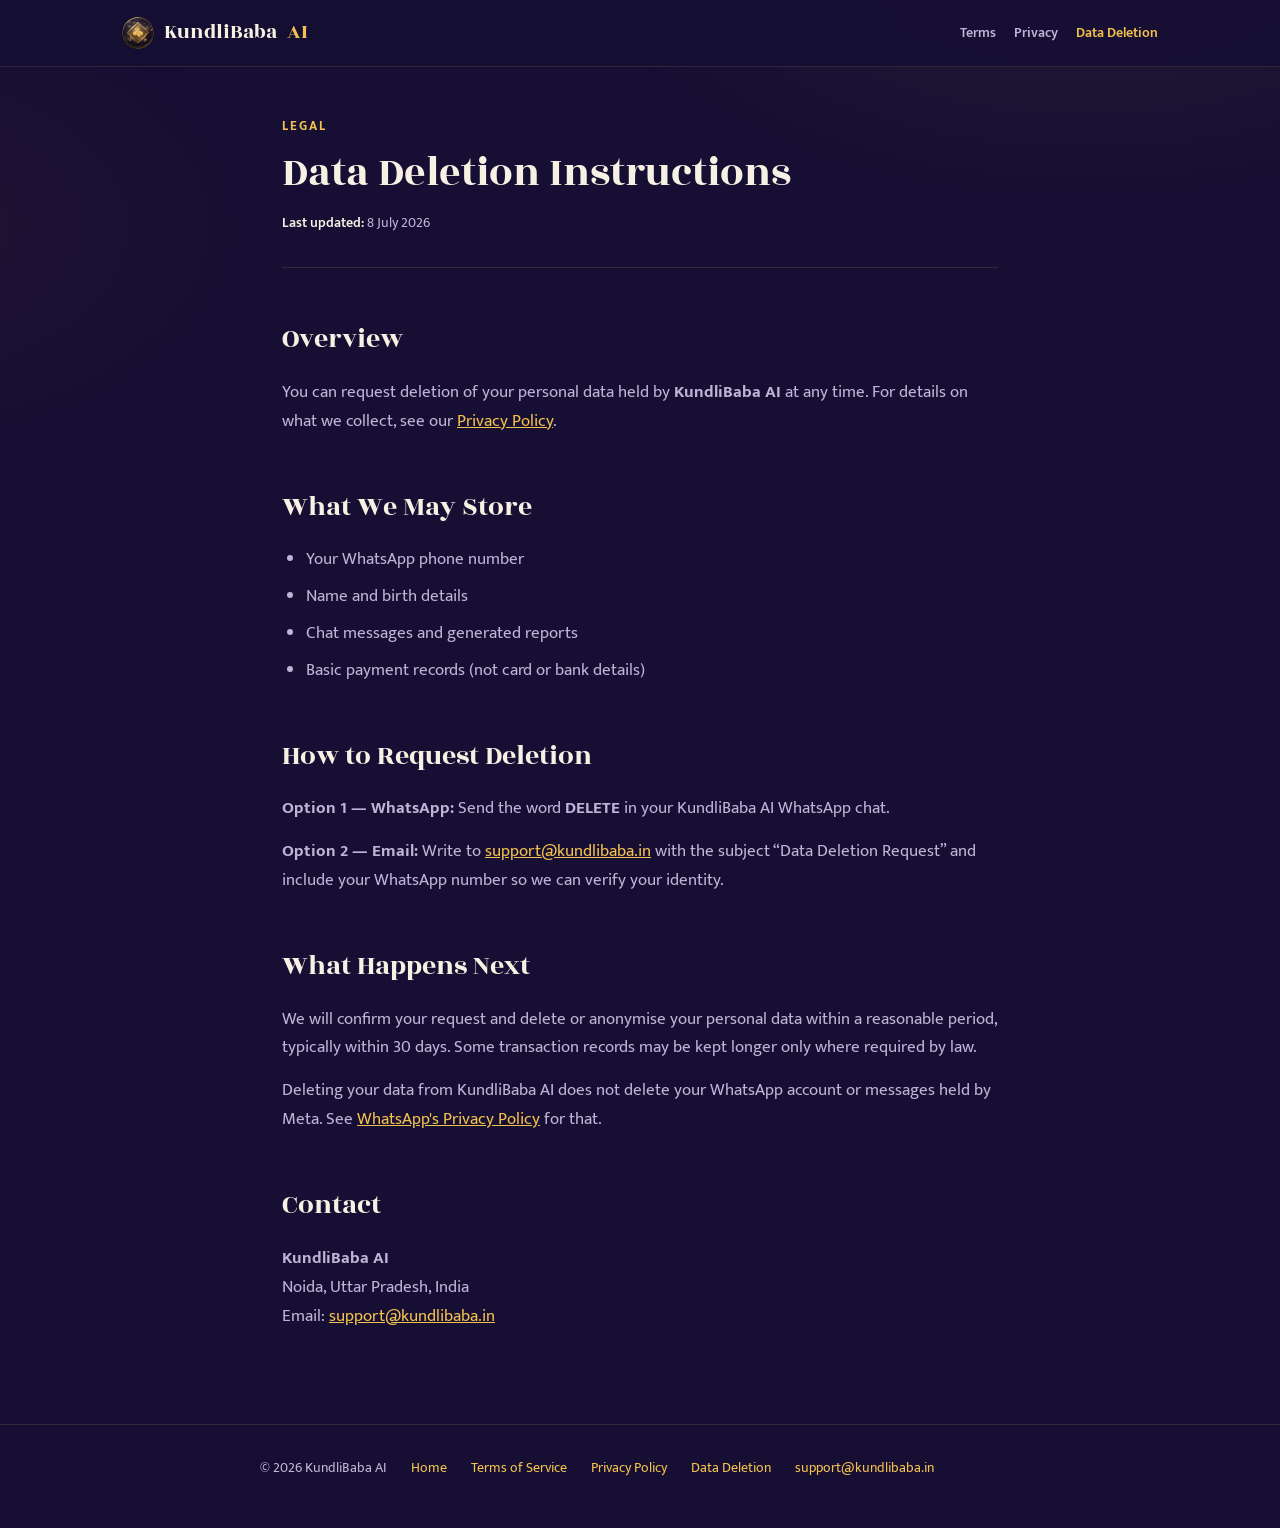
<file: data-deletion.html>
<!DOCTYPE html>
<html lang="en">
<head>
<meta charset="UTF-8">
<meta name="viewport" content="width=device-width, initial-scale=1.0">
<title>Data Deletion Instructions — KundliBaba AI</title>
<meta name="description" content="How to delete your personal data from KundliBaba AI.">
<meta name="robots" content="index, follow">
<link rel="canonical" href="https://kundlibaba.in/data-deletion.html">
<meta property="og:title" content="Data Deletion Instructions — KundliBaba AI">
<meta property="og:url" content="https://kundlibaba.in/data-deletion.html">
<meta property="og:type" content="website">
<meta property="og:site_name" content="KundliBaba AI">
<link rel="shortcut icon" href="logo/favicon-32.png?v=6">
<link rel="icon" href="logo/icon-192.png?v=6" type="image/png" sizes="192x192">
<link rel="preconnect" href="https://fonts.googleapis.com">
<link rel="preconnect" href="https://fonts.gstatic.com" crossorigin>
<link href="https://fonts.googleapis.com/css2?family=Rozha+One&family=Mukta:wght@400;500;600;700&display=swap" rel="stylesheet">
<link rel="stylesheet" href="legal.css">
</head>
<body>

<header class="legal-nav">
  <div class="legal-nav-in">
    <a class="logo" href="index.html"><img class="logo-mark" src="logo/icon-192.png?v=6" width="32" height="32" alt="">KundliBaba <b>AI</b></a>
    <nav class="legal-links" aria-label="Legal pages">
      <a href="terms.html">Terms</a>
      <a href="privacy.html">Privacy</a>
      <a href="data-deletion.html" aria-current="page">Data Deletion</a>
    </nav>
  </div>
</header>

<main class="legal-wrap">
  <header class="legal-header">
    <p class="eyebrow">Legal</p>
    <h1>Data Deletion Instructions</h1>
    <p class="legal-meta"><strong>Last updated:</strong> 8 July 2026</p>
  </header>

  <article class="legal-content">

    <h2>Overview</h2>
    <p>You can request deletion of your personal data held by <strong>KundliBaba AI</strong> at any time. For details on what we collect, see our <a href="privacy.html">Privacy Policy</a>.</p>

    <h2>What We May Store</h2>
    <ul>
      <li>Your WhatsApp phone number</li>
      <li>Name and birth details</li>
      <li>Chat messages and generated reports</li>
      <li>Basic payment records (not card or bank details)</li>
    </ul>

    <h2>How to Request Deletion</h2>
    <p><strong>Option 1 — WhatsApp:</strong> Send the word <strong>DELETE</strong> in your KundliBaba AI WhatsApp chat.</p>
    <p><strong>Option 2 — Email:</strong> Write to <a href="mailto:support@kundlibaba.in">support@kundlibaba.in</a> with the subject “Data Deletion Request” and include your WhatsApp number so we can verify your identity.</p>

    <h2>What Happens Next</h2>
    <p>We will confirm your request and delete or anonymise your personal data within a reasonable period, typically within 30 days. Some transaction records may be kept longer only where required by law.</p>
    <p>Deleting your data from KundliBaba AI does not delete your WhatsApp account or messages held by Meta. See <a href="https://www.whatsapp.com/legal/privacy-policy" rel="noopener noreferrer" target="_blank">WhatsApp's Privacy Policy</a> for that.</p>

    <h2>Contact</h2>
    <p><strong>KundliBaba AI</strong><br>
    Noida, Uttar Pradesh, India<br>
    Email: <a href="mailto:support@kundlibaba.in">support@kundlibaba.in</a></p>

  </article>
</main>

<footer class="legal-footer">
  <div class="legal-footer-in">
    <span>© 2026 KundliBaba AI</span>
    <a href="index.html">Home</a>
    <a href="terms.html">Terms of Service</a>
    <a href="privacy.html">Privacy Policy</a>
    <a href="data-deletion.html">Data Deletion</a>
    <a href="mailto:support@kundlibaba.in">support@kundlibaba.in</a>
  </div>
</footer>

</body>
</html>
</file>
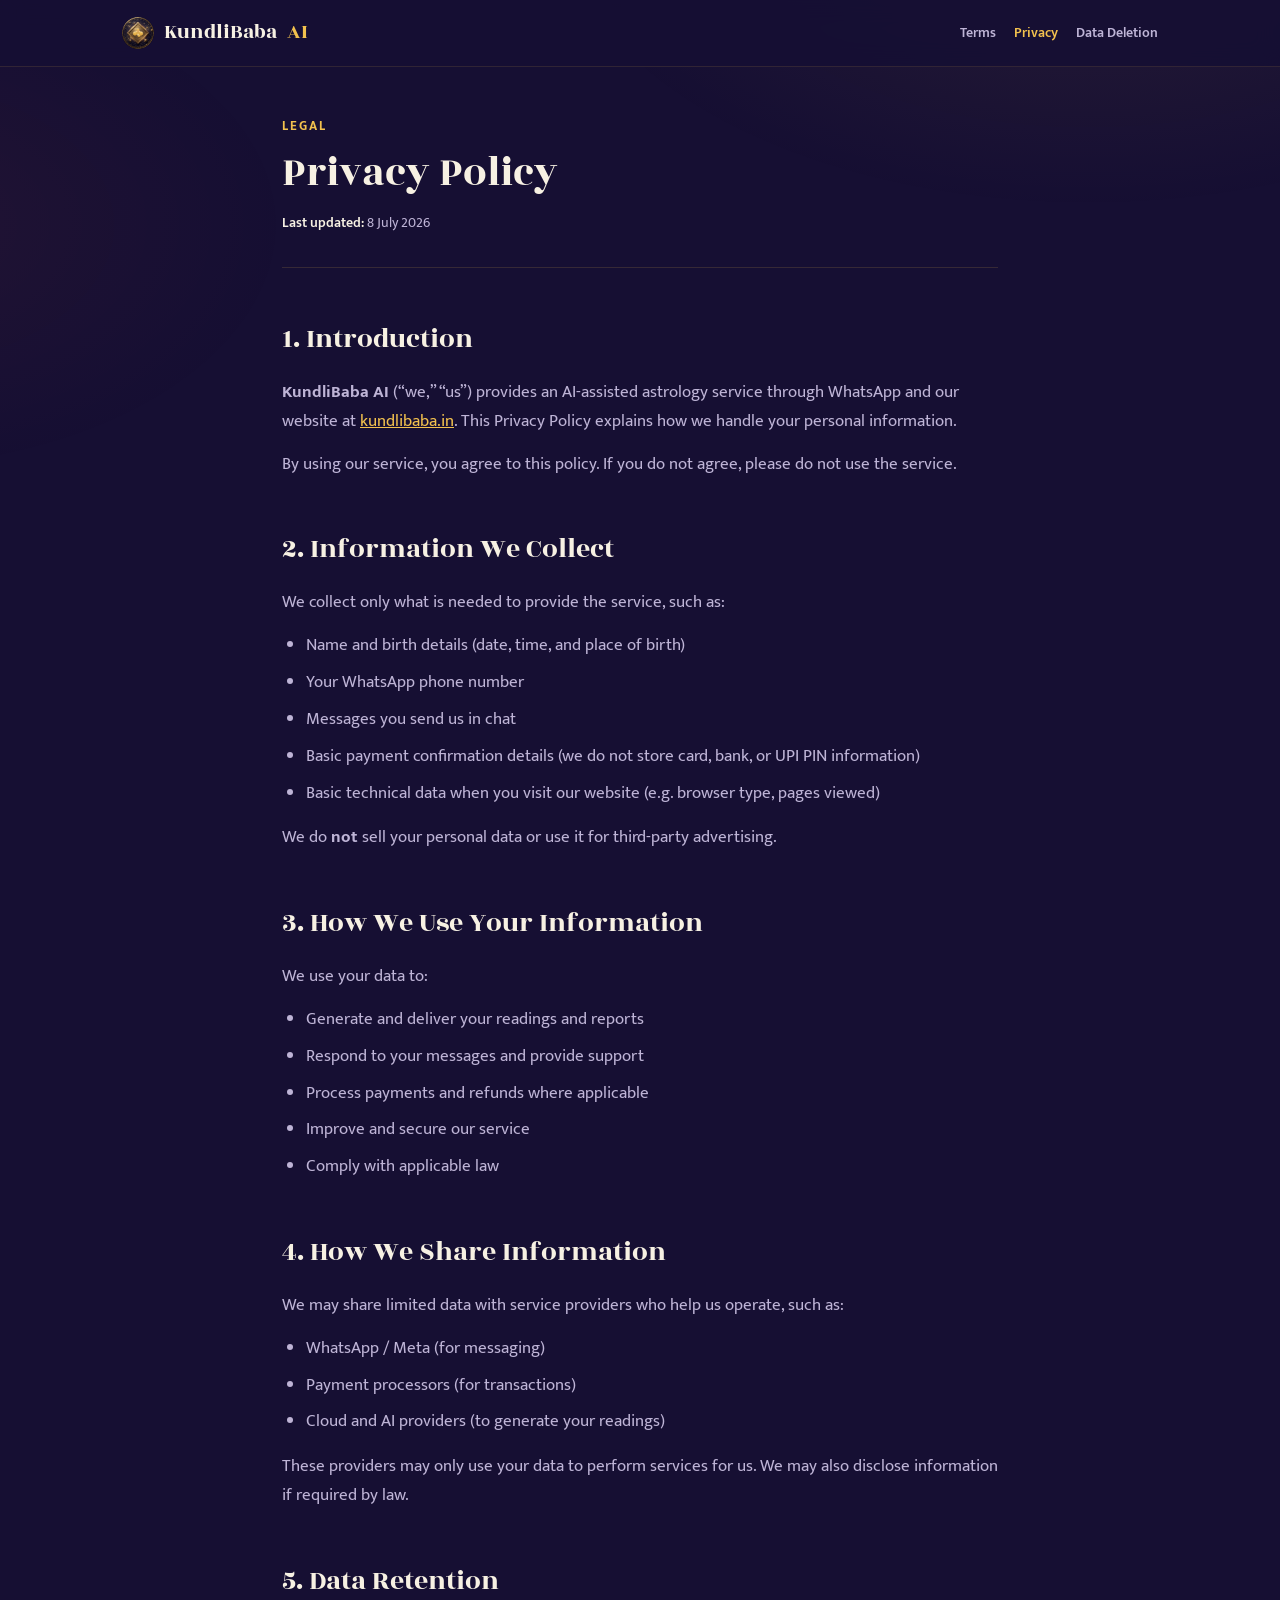
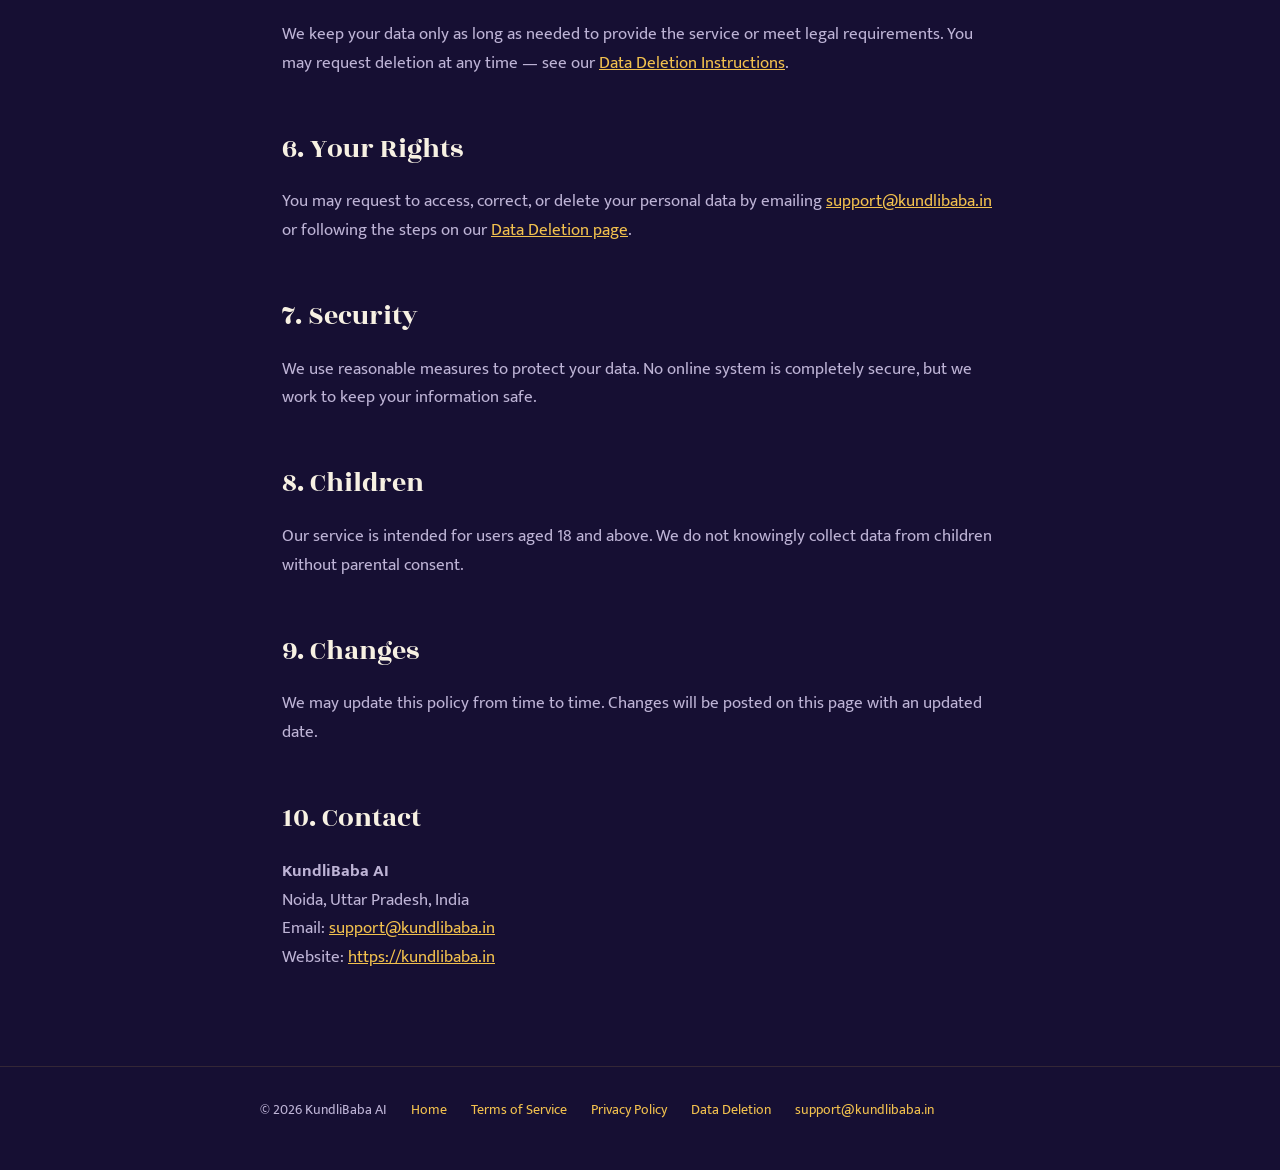
<file: privacy.html>
<!DOCTYPE html>
<html lang="en">
<head>
<meta charset="UTF-8">
<meta name="viewport" content="width=device-width, initial-scale=1.0">
<title>Privacy Policy — KundliBaba AI</title>
<meta name="description" content="Privacy Policy for KundliBaba AI — how we collect, use, and protect your personal data.">
<meta name="robots" content="index, follow">
<link rel="canonical" href="https://kundlibaba.in/privacy.html">
<meta property="og:title" content="Privacy Policy — KundliBaba AI">
<meta property="og:url" content="https://kundlibaba.in/privacy.html">
<meta property="og:type" content="website">
<meta property="og:site_name" content="KundliBaba AI">
<link rel="shortcut icon" href="logo/favicon-32.png?v=6">
<link rel="icon" href="logo/icon-192.png?v=6" type="image/png" sizes="192x192">
<link rel="preconnect" href="https://fonts.googleapis.com">
<link rel="preconnect" href="https://fonts.gstatic.com" crossorigin>
<link href="https://fonts.googleapis.com/css2?family=Rozha+One&family=Mukta:wght@400;500;600;700&display=swap" rel="stylesheet">
<link rel="stylesheet" href="legal.css">
</head>
<body>

<header class="legal-nav">
  <div class="legal-nav-in">
    <a class="logo" href="index.html"><img class="logo-mark" src="logo/icon-192.png?v=6" width="32" height="32" alt="">KundliBaba <b>AI</b></a>
    <nav class="legal-links" aria-label="Legal pages">
      <a href="terms.html">Terms</a>
      <a href="privacy.html" aria-current="page">Privacy</a>
      <a href="data-deletion.html">Data Deletion</a>
    </nav>
  </div>
</header>

<main class="legal-wrap">
  <header class="legal-header">
    <p class="eyebrow">Legal</p>
    <h1>Privacy Policy</h1>
    <p class="legal-meta"><strong>Last updated:</strong> 8 July 2026</p>
  </header>

  <article class="legal-content">

    <h2>1. Introduction</h2>
    <p><strong>KundliBaba AI</strong> (“we,” “us”) provides an AI-assisted astrology service through WhatsApp and our website at <a href="https://kundlibaba.in">kundlibaba.in</a>. This Privacy Policy explains how we handle your personal information.</p>
    <p>By using our service, you agree to this policy. If you do not agree, please do not use the service.</p>

    <h2>2. Information We Collect</h2>
    <p>We collect only what is needed to provide the service, such as:</p>
    <ul>
      <li>Name and birth details (date, time, and place of birth)</li>
      <li>Your WhatsApp phone number</li>
      <li>Messages you send us in chat</li>
      <li>Basic payment confirmation details (we do not store card, bank, or UPI PIN information)</li>
      <li>Basic technical data when you visit our website (e.g. browser type, pages viewed)</li>
    </ul>
    <p>We do <strong>not</strong> sell your personal data or use it for third-party advertising.</p>

    <h2>3. How We Use Your Information</h2>
    <p>We use your data to:</p>
    <ul>
      <li>Generate and deliver your readings and reports</li>
      <li>Respond to your messages and provide support</li>
      <li>Process payments and refunds where applicable</li>
      <li>Improve and secure our service</li>
      <li>Comply with applicable law</li>
    </ul>

    <h2>4. How We Share Information</h2>
    <p>We may share limited data with service providers who help us operate, such as:</p>
    <ul>
      <li>WhatsApp / Meta (for messaging)</li>
      <li>Payment processors (for transactions)</li>
      <li>Cloud and AI providers (to generate your readings)</li>
    </ul>
    <p>These providers may only use your data to perform services for us. We may also disclose information if required by law.</p>

    <h2>5. Data Retention</h2>
    <p>We keep your data only as long as needed to provide the service or meet legal requirements. You may request deletion at any time — see our <a href="data-deletion.html">Data Deletion Instructions</a>.</p>

    <h2>6. Your Rights</h2>
    <p>You may request to access, correct, or delete your personal data by emailing <a href="mailto:support@kundlibaba.in">support@kundlibaba.in</a> or following the steps on our <a href="data-deletion.html">Data Deletion page</a>.</p>

    <h2>7. Security</h2>
    <p>We use reasonable measures to protect your data. No online system is completely secure, but we work to keep your information safe.</p>

    <h2>8. Children</h2>
    <p>Our service is intended for users aged 18 and above. We do not knowingly collect data from children without parental consent.</p>

    <h2>9. Changes</h2>
    <p>We may update this policy from time to time. Changes will be posted on this page with an updated date.</p>

    <h2>10. Contact</h2>
    <p><strong>KundliBaba AI</strong><br>
    Noida, Uttar Pradesh, India<br>
    Email: <a href="mailto:support@kundlibaba.in">support@kundlibaba.in</a><br>
    Website: <a href="https://kundlibaba.in">https://kundlibaba.in</a></p>

  </article>
</main>

<footer class="legal-footer">
  <div class="legal-footer-in">
    <span>© 2026 KundliBaba AI</span>
    <a href="index.html">Home</a>
    <a href="terms.html">Terms of Service</a>
    <a href="privacy.html">Privacy Policy</a>
    <a href="data-deletion.html">Data Deletion</a>
    <a href="mailto:support@kundlibaba.in">support@kundlibaba.in</a>
  </div>
</footer>

</body>
</html>
</file>
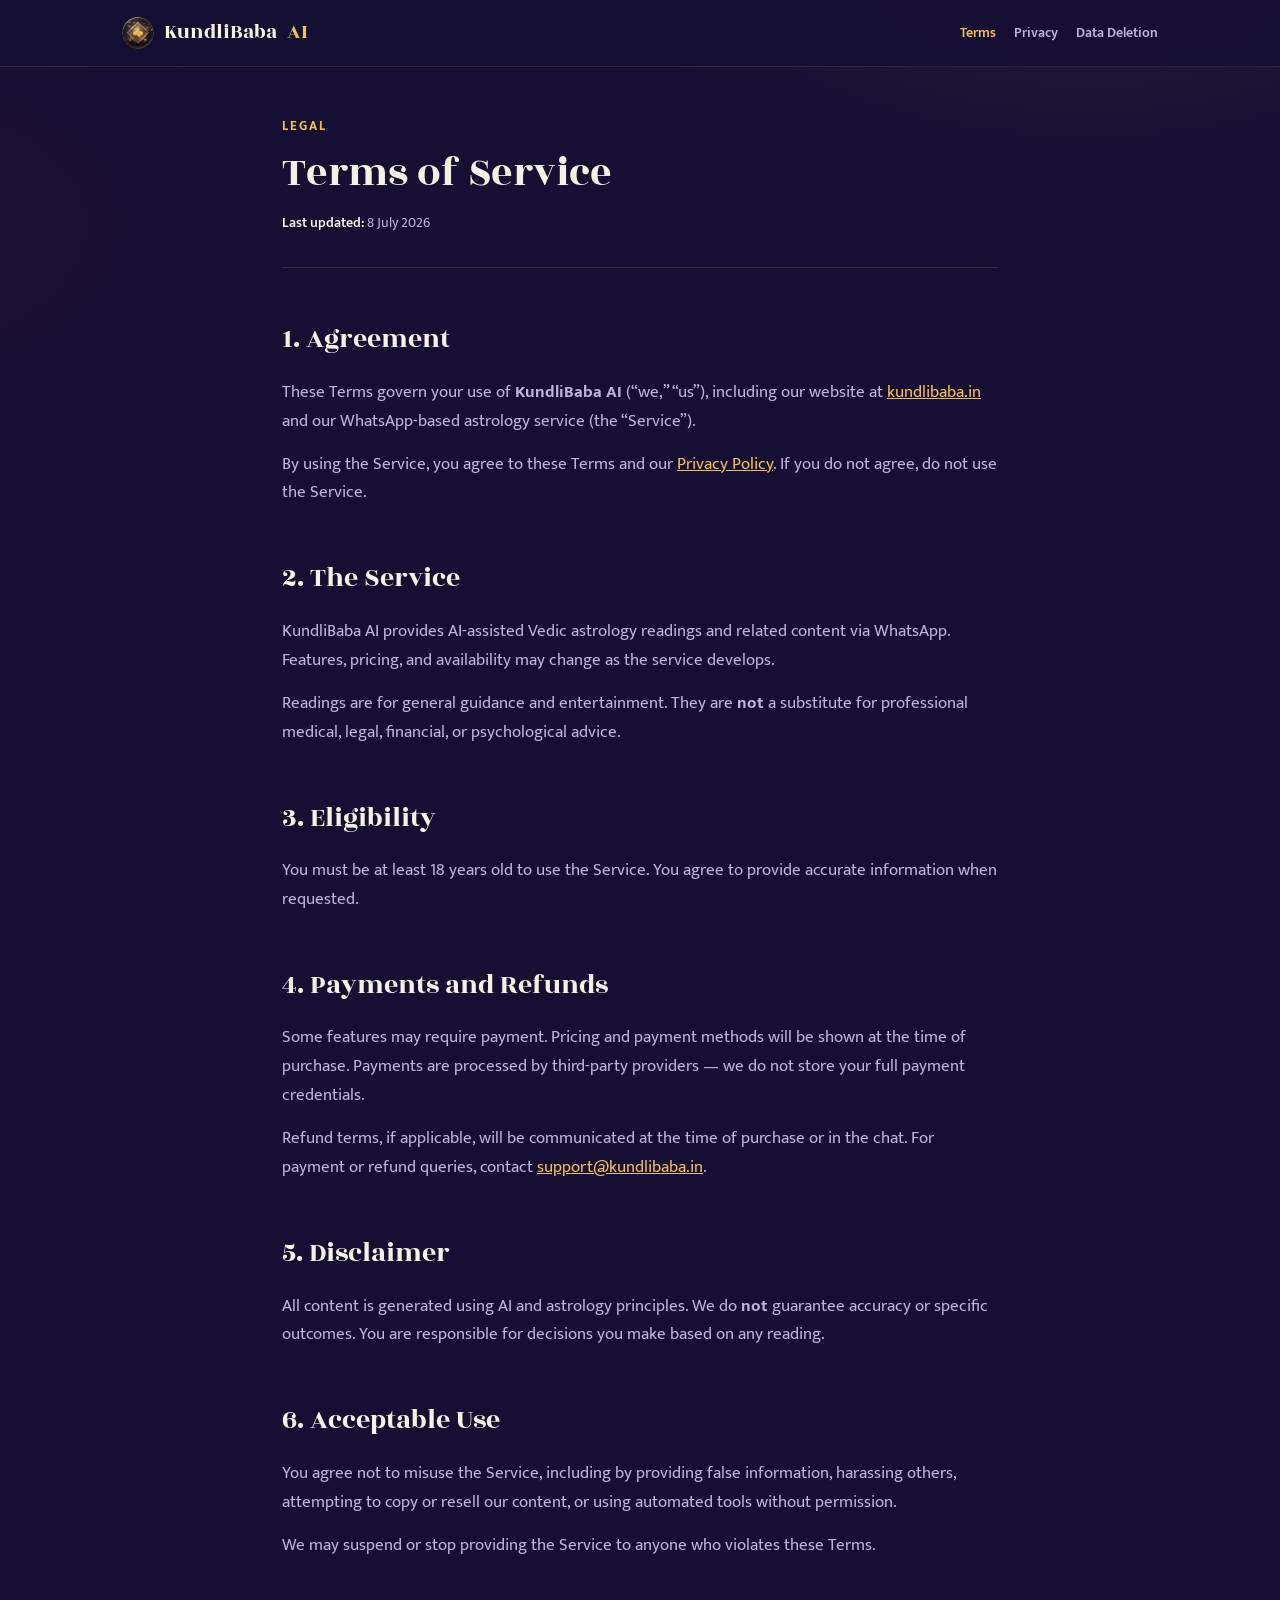
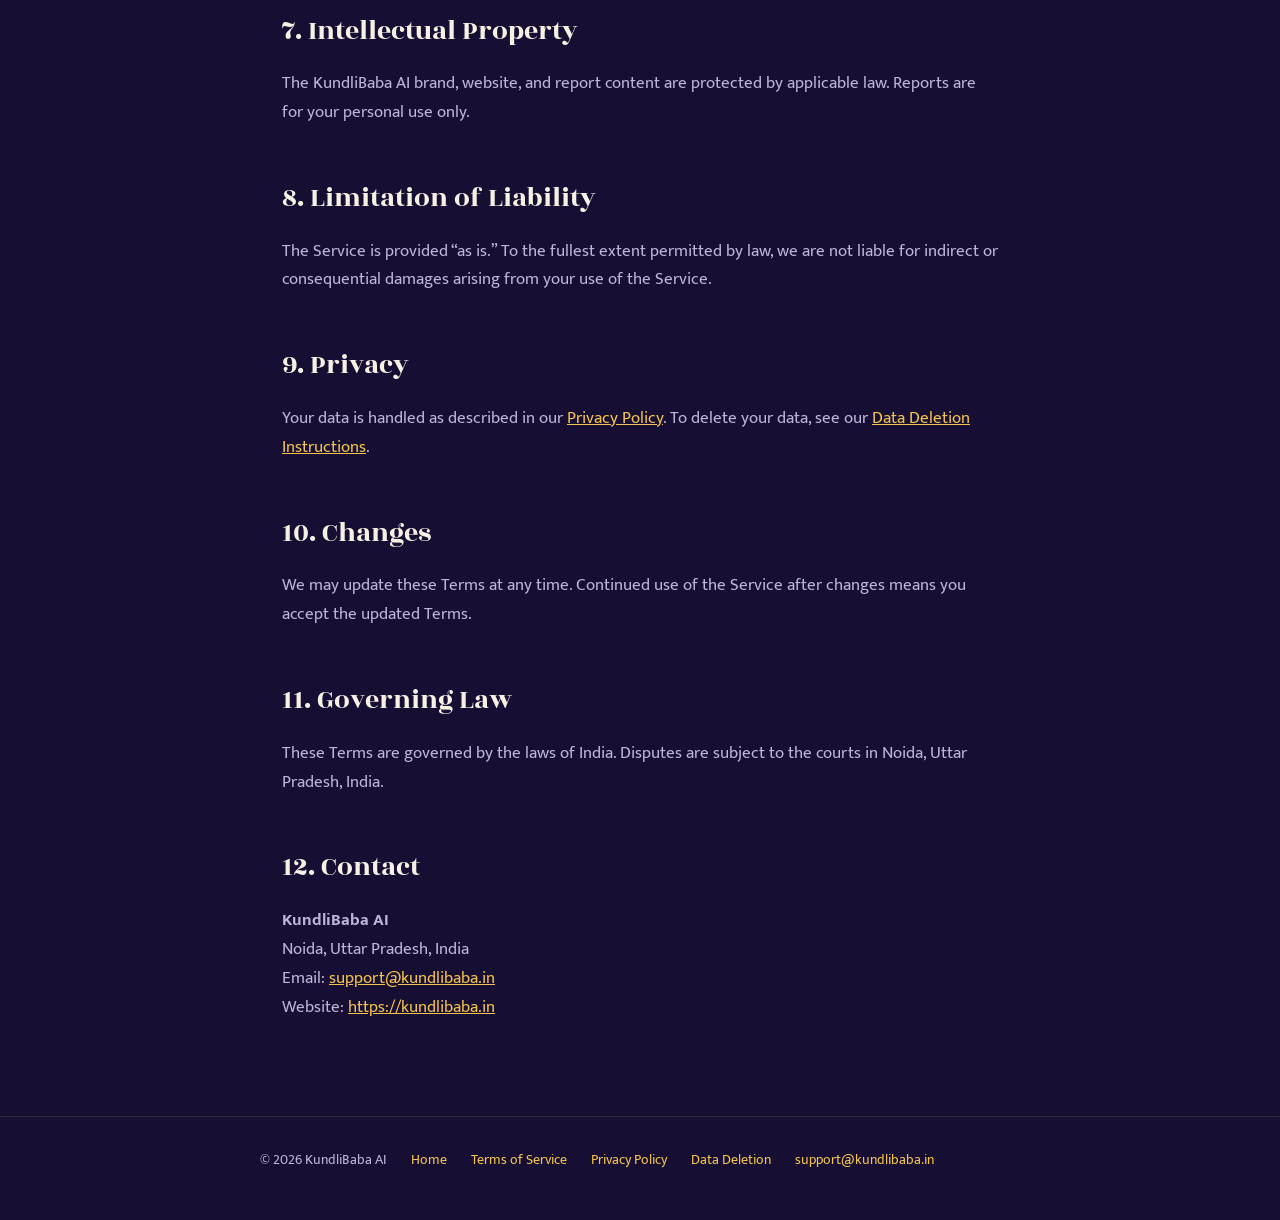
<file: terms.html>
<!DOCTYPE html>
<html lang="en">
<head>
<meta charset="UTF-8">
<meta name="viewport" content="width=device-width, initial-scale=1.0">
<title>Terms of Service — KundliBaba AI</title>
<meta name="description" content="Terms of Service for KundliBaba AI.">
<meta name="robots" content="index, follow">
<link rel="canonical" href="https://kundlibaba.in/terms.html">
<meta property="og:title" content="Terms of Service — KundliBaba AI">
<meta property="og:url" content="https://kundlibaba.in/terms.html">
<meta property="og:type" content="website">
<meta property="og:site_name" content="KundliBaba AI">
<link rel="shortcut icon" href="logo/favicon-32.png?v=6">
<link rel="icon" href="logo/icon-192.png?v=6" type="image/png" sizes="192x192">
<link rel="preconnect" href="https://fonts.googleapis.com">
<link rel="preconnect" href="https://fonts.gstatic.com" crossorigin>
<link href="https://fonts.googleapis.com/css2?family=Rozha+One&family=Mukta:wght@400;500;600;700&display=swap" rel="stylesheet">
<link rel="stylesheet" href="legal.css">
</head>
<body>

<header class="legal-nav">
  <div class="legal-nav-in">
    <a class="logo" href="index.html"><img class="logo-mark" src="logo/icon-192.png?v=6" width="32" height="32" alt="">KundliBaba <b>AI</b></a>
    <nav class="legal-links" aria-label="Legal pages">
      <a href="terms.html" aria-current="page">Terms</a>
      <a href="privacy.html">Privacy</a>
      <a href="data-deletion.html">Data Deletion</a>
    </nav>
  </div>
</header>

<main class="legal-wrap">
  <header class="legal-header">
    <p class="eyebrow">Legal</p>
    <h1>Terms of Service</h1>
    <p class="legal-meta"><strong>Last updated:</strong> 8 July 2026</p>
  </header>

  <article class="legal-content">

    <h2>1. Agreement</h2>
    <p>These Terms govern your use of <strong>KundliBaba AI</strong> (“we,” “us”), including our website at <a href="https://kundlibaba.in">kundlibaba.in</a> and our WhatsApp-based astrology service (the “Service”).</p>
    <p>By using the Service, you agree to these Terms and our <a href="privacy.html">Privacy Policy</a>. If you do not agree, do not use the Service.</p>

    <h2>2. The Service</h2>
    <p>KundliBaba AI provides AI-assisted Vedic astrology readings and related content via WhatsApp. Features, pricing, and availability may change as the service develops.</p>
    <p>Readings are for general guidance and entertainment. They are <strong>not</strong> a substitute for professional medical, legal, financial, or psychological advice.</p>

    <h2>3. Eligibility</h2>
    <p>You must be at least 18 years old to use the Service. You agree to provide accurate information when requested.</p>

    <h2>4. Payments and Refunds</h2>
    <p>Some features may require payment. Pricing and payment methods will be shown at the time of purchase. Payments are processed by third-party providers — we do not store your full payment credentials.</p>
    <p>Refund terms, if applicable, will be communicated at the time of purchase or in the chat. For payment or refund queries, contact <a href="mailto:support@kundlibaba.in">support@kundlibaba.in</a>.</p>

    <h2>5. Disclaimer</h2>
    <p>All content is generated using AI and astrology principles. We do <strong>not</strong> guarantee accuracy or specific outcomes. You are responsible for decisions you make based on any reading.</p>

    <h2>6. Acceptable Use</h2>
    <p>You agree not to misuse the Service, including by providing false information, harassing others, attempting to copy or resell our content, or using automated tools without permission.</p>
    <p>We may suspend or stop providing the Service to anyone who violates these Terms.</p>

    <h2>7. Intellectual Property</h2>
    <p>The KundliBaba AI brand, website, and report content are protected by applicable law. Reports are for your personal use only.</p>

    <h2>8. Limitation of Liability</h2>
    <p>The Service is provided “as is.” To the fullest extent permitted by law, we are not liable for indirect or consequential damages arising from your use of the Service.</p>

    <h2>9. Privacy</h2>
    <p>Your data is handled as described in our <a href="privacy.html">Privacy Policy</a>. To delete your data, see our <a href="data-deletion.html">Data Deletion Instructions</a>.</p>

    <h2>10. Changes</h2>
    <p>We may update these Terms at any time. Continued use of the Service after changes means you accept the updated Terms.</p>

    <h2>11. Governing Law</h2>
    <p>These Terms are governed by the laws of India. Disputes are subject to the courts in Noida, Uttar Pradesh, India.</p>

    <h2>12. Contact</h2>
    <p><strong>KundliBaba AI</strong><br>
    Noida, Uttar Pradesh, India<br>
    Email: <a href="mailto:support@kundlibaba.in">support@kundlibaba.in</a><br>
    Website: <a href="https://kundlibaba.in">https://kundlibaba.in</a></p>

  </article>
</main>

<footer class="legal-footer">
  <div class="legal-footer-in">
    <span>© 2026 KundliBaba AI</span>
    <a href="index.html">Home</a>
    <a href="terms.html">Terms of Service</a>
    <a href="privacy.html">Privacy Policy</a>
    <a href="data-deletion.html">Data Deletion</a>
    <a href="mailto:support@kundlibaba.in">support@kundlibaba.in</a>
  </div>
</footer>

</body>
</html>
</file>
<file: legal.css>
/* KundliBaba AI — shared legal page styles */
:root {
  --raat: #160F33;
  --raat-2: #221650;
  --raat-3: #2C1D66;
  --gold: #F2C14E;
  --gold-deep: #C98A2B;
  --sindoor: #FF6D3B;
  --chaand: #F7F1E3;
  --chaand-dim: #BEB4D6;
  --maxw: 760px;
  --radius: 18px;
}

* { margin: 0; padding: 0; box-sizing: border-box; }

html { scroll-behavior: smooth; }

body {
  background: var(--raat);
  color: var(--chaand);
  font-family: 'Mukta', system-ui, -apple-system, 'Segoe UI', sans-serif;
  font-size: 17px;
  line-height: 1.7;
  min-height: 100vh;
}

body::before {
  content: "";
  position: fixed;
  inset: 0;
  pointer-events: none;
  z-index: 0;
  background:
    radial-gradient(900px 500px at 85% -10%, rgba(242, 193, 78, .08), transparent 60%),
    radial-gradient(700px 420px at -10% 25%, rgba(255, 109, 59, .05), transparent 60%);
}

::selection { background: var(--gold); color: var(--raat); }

a { color: var(--gold); }
a:hover { color: #FFE9A8; }

/* ---------- nav ---------- */
.legal-nav {
  position: sticky;
  top: 0;
  z-index: 50;
  background: rgba(22, 15, 51, .9);
  backdrop-filter: blur(12px);
  border-bottom: 1px solid rgba(242, 193, 78, .12);
}

.legal-nav-in {
  max-width: 1080px;
  margin: 0 auto;
  padding: 0 22px;
  height: 66px;
  display: flex;
  align-items: center;
  justify-content: space-between;
  gap: 16px;
}

.logo {
  display: flex;
  align-items: center;
  gap: 10px;
  text-decoration: none;
  font-family: 'Rozha One', Georgia, serif;
  font-size: 21px;
  color: var(--chaand);
  flex-shrink: 0;
}

.logo b { color: var(--gold); font-weight: 400; }

.logo-mark {
  width: 32px;
  height: 32px;
  border-radius: 50%;
  object-fit: cover;
}

.legal-links {
  display: flex;
  flex-wrap: wrap;
  gap: 6px 18px;
  justify-content: flex-end;
}

.legal-links a {
  font-size: 14px;
  font-weight: 600;
  color: var(--chaand-dim);
  text-decoration: none;
  transition: color .15s;
}

.legal-links a:hover,
.legal-links a[aria-current="page"] {
  color: var(--gold);
}

/* ---------- main content ---------- */
.legal-wrap {
  max-width: var(--maxw);
  margin: 0 auto;
  padding: 48px 22px 80px;
  position: relative;
  z-index: 1;
}

.legal-header {
  margin-bottom: 40px;
  padding-bottom: 32px;
  border-bottom: 1px solid rgba(242, 193, 78, .15);
}

.legal-header .eyebrow {
  font-size: 13px;
  font-weight: 700;
  letter-spacing: .16em;
  text-transform: uppercase;
  color: var(--gold);
  margin-bottom: 12px;
}

.legal-header h1 {
  font-family: 'Rozha One', Georgia, serif;
  font-size: clamp(30px, 5vw, 42px);
  font-weight: 400;
  line-height: 1.15;
  margin-bottom: 14px;
}

.legal-meta {
  font-size: 14px;
  color: var(--chaand-dim);
}

.legal-meta strong { color: var(--chaand); font-weight: 600; }

.summary-note {
  background: rgba(34, 22, 80, .6);
  border: 1px solid rgba(242, 193, 78, .2);
  border-radius: var(--radius);
  padding: 18px 22px;
  margin-bottom: 36px;
  font-size: 15.5px;
  color: var(--chaand-dim);
  line-height: 1.65;
}

.summary-note strong { color: var(--gold); }

.legal-content h2 {
  font-family: 'Rozha One', Georgia, serif;
  font-size: clamp(22px, 3.5vw, 28px);
  font-weight: 400;
  color: var(--chaand);
  margin: 40px 0 14px;
  padding-top: 8px;
}

.legal-content h2:first-child { margin-top: 0; }

.legal-content h3 {
  font-size: 18px;
  font-weight: 700;
  color: var(--gold);
  margin: 24px 0 10px;
}

.legal-content p {
  margin-bottom: 14px;
  color: var(--chaand-dim);
}

.legal-content ul,
.legal-content ol {
  margin: 0 0 16px 1.4em;
  color: var(--chaand-dim);
}

.legal-content li { margin-bottom: 8px; }

.legal-content li strong { color: var(--chaand); }

.legal-content table {
  width: 100%;
  border-collapse: collapse;
  margin: 16px 0 20px;
  font-size: 15px;
}

.legal-content th,
.legal-content td {
  border: 1px solid rgba(242, 193, 78, .18);
  padding: 12px 14px;
  text-align: left;
  vertical-align: top;
}

.legal-content th {
  background: rgba(34, 22, 80, .7);
  color: var(--gold);
  font-weight: 700;
}

.legal-content td { color: var(--chaand-dim); }

.callout {
  background: linear-gradient(160deg, var(--raat-2), #1B1240 70%);
  border: 1px solid rgba(242, 193, 78, .22);
  border-radius: var(--radius);
  padding: 22px 24px;
  margin: 24px 0;
}

.callout h3 {
  margin-top: 0;
  font-family: 'Rozha One', serif;
  font-size: 20px;
  color: var(--gold);
}

.callout p:last-child { margin-bottom: 0; }

.callout ol { margin-bottom: 0; }

.steps-box {
  counter-reset: step;
  list-style: none;
  margin: 16px 0 20px;
  padding: 0;
}

.steps-box li {
  counter-increment: step;
  position: relative;
  padding: 16px 18px 16px 56px;
  margin-bottom: 12px;
  background: rgba(34, 22, 80, .5);
  border: 1px solid rgba(242, 193, 78, .15);
  border-radius: 14px;
}

.steps-box li::before {
  content: counter(step);
  position: absolute;
  left: 16px;
  top: 16px;
  width: 28px;
  height: 28px;
  border-radius: 50%;
  background: var(--gold);
  color: var(--raat);
  font-weight: 700;
  font-size: 14px;
  display: flex;
  align-items: center;
  justify-content: center;
}

.toc {
  background: rgba(34, 22, 80, .45);
  border: 1px solid rgba(242, 193, 78, .12);
  border-radius: var(--radius);
  padding: 20px 24px;
  margin-bottom: 36px;
}

.toc h2 {
  font-size: 16px !important;
  font-family: 'Mukta', sans-serif !important;
  font-weight: 700 !important;
  margin: 0 0 12px !important;
  padding: 0 !important;
  color: var(--gold) !important;
}

.toc ol {
  margin: 0 0 0 1.2em;
  font-size: 15px;
}

.toc a {
  color: var(--chaand-dim);
  text-decoration: none;
}

.toc a:hover { color: var(--gold); text-decoration: underline; }

/* ---------- footer ---------- */
.legal-footer {
  border-top: 1px solid rgba(242, 193, 78, .14);
  padding: 32px 22px 48px;
  position: relative;
  z-index: 1;
}

.legal-footer-in {
  max-width: var(--maxw);
  margin: 0 auto;
  display: flex;
  flex-wrap: wrap;
  gap: 10px 24px;
  font-size: 13.5px;
  color: var(--chaand-dim);
}

.legal-footer-in a {
  color: var(--gold);
  text-decoration: none;
}

.legal-footer-in a:hover { text-decoration: underline; }

@media (max-width: 600px) {
  .legal-nav-in { height: auto; min-height: 66px; padding-top: 12px; padding-bottom: 12px; flex-wrap: wrap; }
  .legal-links { justify-content: flex-start; }
  .legal-wrap { padding-top: 32px; }
  .legal-content table { font-size: 13.5px; }
  .legal-content th, .legal-content td { padding: 10px; }
}
</file>
